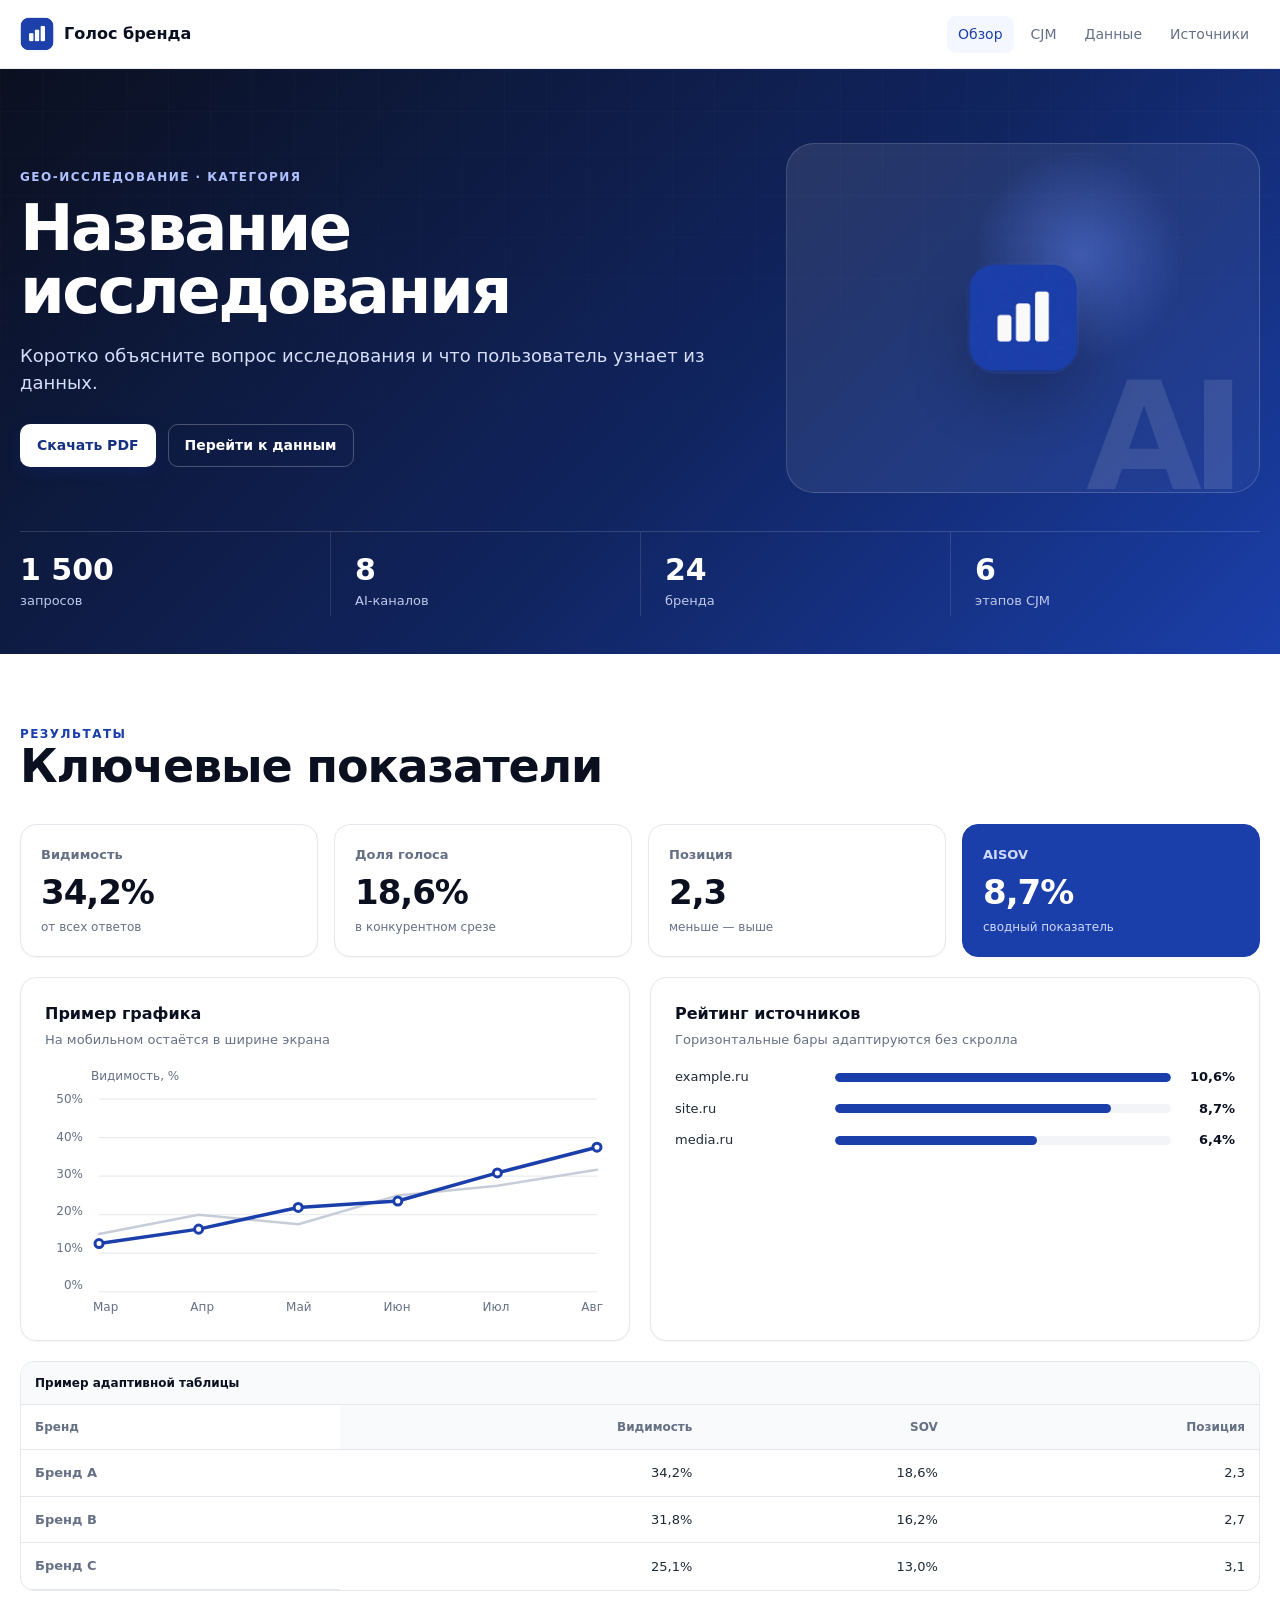
<file: src/ui-kit/research-page-template.html>
<!doctype html>
<html lang="ru">
<head>
<meta charset="utf-8">
<meta name="viewport" content="width=device-width,initial-scale=1">
<title>Название исследования — Голос бренда</title>
<link rel="stylesheet" href="ui-kit.css">
<link rel="stylesheet" href="aisov-icons.css">
</head>
<body data-mobile-handoff="true">
<header class="masthead">
  <div class="wrap masthead__row">
    <a class="brand" href="#"><img src="logo-mark.png" alt=""><span>Голос бренда</span></a>
    <nav class="nav" aria-label="Разделы исследования">
      <a class="is-active" href="#overview">Обзор</a>
      <a href="#cjm">CJM</a>
      <a href="#data">Данные</a>
      <a href="#sources">Источники</a>
    </nav>
  </div>
</header>

<main>
  <section class="research-hero" id="overview">
    <div class="wrap">
      <div class="research-hero__inner">
        <div>
          <div class="eyebrow">GEO-исследование · Категория</div>
          <h1>Название исследования</h1>
          <p>Коротко объясните вопрос исследования и что пользователь узнает из данных.</p>
          <div class="hero-actions">
            <a class="btn btn--primary" style="background:#fff;color:#163182" href="#">Скачать PDF</a>
            <a class="btn btn--secondary" style="background:transparent;color:#fff;border-color:rgba(255,255,255,.25)" href="#data">Перейти к данным</a>
          </div>
        </div>
        <div class="hero-art"><img class="hero-mark" src="logo-mark.png" alt=""></div>
      </div>
      <div class="hero-stats">
        <div class="hero-stat"><strong>1 500</strong><span>запросов</span></div>
        <div class="hero-stat"><strong>8</strong><span>AI-каналов</span></div>
        <div class="hero-stat"><strong>24</strong><span>бренда</span></div>
        <div class="hero-stat"><strong>6</strong><span>этапов CJM</span></div>
      </div>
    </div>
  </section>

  <section class="section section--white" id="data">
    <div class="wrap">
      <div class="section__head">
        <div><div class="eyebrow">Результаты</div><h2 class="h1">Ключевые показатели</h2></div>
      </div>
      <div class="metric-grid">
        <div class="metric card"><div class="metric__label">Видимость</div><div class="metric__value">34,2%</div><div class="metric__foot">от всех ответов</div></div>
        <div class="metric card"><div class="metric__label">Доля голоса</div><div class="metric__value">18,6%</div><div class="metric__foot">в конкурентном срезе</div></div>
        <div class="metric card"><div class="metric__label">Позиция</div><div class="metric__value">2,3</div><div class="metric__foot">меньше — выше</div></div>
        <div class="metric card metric--brand"><div class="metric__label">AISOV</div><div class="metric__value">8,7%</div><div class="metric__foot">сводный показатель</div></div>
      </div>

      <div class="two-col" style="margin-top:20px">
        <div class="card chart-card">
          <div class="chart-title">Пример графика</div>
          <div class="chart-sub">На мобильном остаётся в ширине экрана</div>
          <div class="visibility-chart" style="margin-top:18px">
            <div class="visibility-chart__axis-title">Видимость, %</div>
            <div class="visibility-chart__plot">
              <div class="visibility-chart__y"><span>50%</span><span>40%</span><span>30%</span><span>20%</span><span>10%</span><span>0%</span></div>
              <svg viewBox="0 0 640 250" preserveAspectRatio="none" aria-label="Пример динамики">
                <g class="visibility-chart__grid"><line x1="10" y1="10" x2="630" y2="10"/><line x1="10" y1="58" x2="630" y2="58"/><line x1="10" y1="106" x2="630" y2="106"/><line x1="10" y1="154" x2="630" y2="154"/><line x1="10" y1="202" x2="630" y2="202"/><line x1="10" y1="250" x2="630" y2="250"/></g>
                <polyline class="visibility-chart__median" points="10,178 134,154 258,166 382,130 506,118 630,98"/>
                <polyline class="visibility-chart__brand" points="10,190 134,172 258,145 382,137 506,102 630,70"/>
                <g class="visibility-chart__dots"><circle cx="10" cy="190" r="5"/><circle cx="134" cy="172" r="5"/><circle cx="258" cy="145" r="5"/><circle cx="382" cy="137" r="5"/><circle cx="506" cy="102" r="5"/><circle cx="630" cy="70" r="5"/></g>
              </svg>
              <div class="visibility-chart__x"><span>Мар</span><span>Апр</span><span>Май</span><span>Июн</span><span>Июл</span><span>Авг</span></div>
            </div>
          </div>
        </div>

        <div class="card chart-card">
          <div class="chart-title">Рейтинг источников</div>
          <div class="chart-sub">Горизонтальные бары адаптируются без скролла</div>
          <div class="hbar" style="margin-top:18px"><span class="hbar__label">example.ru</span><span class="hbar__track"><span class="hbar__fill" style="display:block;width:100%"></span></span><span class="hbar__value">10,6%</span></div>
          <div class="hbar"><span class="hbar__label">site.ru</span><span class="hbar__track"><span class="hbar__fill" style="display:block;width:82%"></span></span><span class="hbar__value">8,7%</span></div>
          <div class="hbar"><span class="hbar__label">media.ru</span><span class="hbar__track"><span class="hbar__fill" style="display:block;width:60%"></span></span><span class="hbar__value">6,4%</span></div>
        </div>
      </div>

      <div class="table-wrap" style="margin-top:20px">
        <table class="table">
          <caption>Пример адаптивной таблицы</caption>
          <thead><tr><th scope="col">Бренд</th><th scope="col">Видимость</th><th scope="col">SOV</th><th scope="col">Позиция</th></tr></thead>
          <tbody>
            <tr><th scope="row">Бренд A</th><td>34,2%</td><td>18,6%</td><td>2,3</td></tr>
            <tr><th scope="row">Бренд B</th><td>31,8%</td><td>16,2%</td><td>2,7</td></tr>
            <tr><th scope="row">Бренд C</th><td>25,1%</td><td>13,0%</td><td>3,1</td></tr>
          </tbody>
        </table>
      </div>
    </div>
  </section>
</main>

<aside class="mobile-handoff" id="mobileResearchHandoff" hidden aria-labelledby="mobileResearchHandoffTitle">
  <button class="mobile-handoff__close" id="mobileResearchHandoffClose" type="button" aria-label="Закрыть">×</button>
  <div class="mobile-handoff__title" id="mobileResearchHandoffTitle">Сохраните исследование</div>
  <div class="mobile-handoff__text">Скопируйте ссылку, чтобы сохранить исследование и открыть его позже.</div>
  <div class="mobile-handoff__actions">
    <button class="btn btn--primary" id="copyResearchLink" type="button">Копировать ссылку</button>
  </div>
  <span class="sr-only" id="mobileResearchHandoffStatus" role="status" aria-live="polite"></span>
</aside>

<script src="research-runtime.js"></script>
</body>
</html>
</file>
<file: src/ui-kit/ui-kit.css>
:root{
  --brand-950:#0B173F;--brand-900:#10245F;--brand-800:#163182;--brand-700:#1B3FAA;
  --brand-600:#2450C6;--brand-500:#315FDB;--brand-400:#5D7FE5;--brand-300:#8EA6EE;
  --brand-200:#C3D0F7;--brand-100:#E8EEFF;--brand-50:#F4F7FF;
  --ink:#0B1020;--text:#1F2937;--muted:#667085;--muted-2:#98A2B3;
  --border:#E4E7EC;--surface:#FFFFFF;--surface-2:#F8FAFC;--surface-3:#F2F4F7;
  --success:#16A34A;--warning:#D97706;--danger:#DC2626;--info:#2563EB;
  --chart-1:#1B3FAA;--chart-2:#0F9D9A;--chart-3:#7C3AED;--chart-4:#E58A14;
  --chart-5:#D64545;--chart-6:#2E8B57;--chart-7:#D64D9E;--chart-8:#64748B;
  --shadow-xs:0 1px 2px rgba(16,24,40,.04);
  --shadow-sm:0 2px 8px rgba(16,24,40,.06);
  --shadow-md:0 12px 36px rgba(16,24,40,.09);
  --r-sm:8px;--r-md:12px;--r-lg:16px;--r-xl:24px;--r-pill:999px;
  --container:1280px;--wide:1440px;
  --font:Inter,ui-sans-serif,system-ui,-apple-system,BlinkMacSystemFont,"Segoe UI",sans-serif;
  --type-min:12px;--type-small:14px;--type-body:16px;
}
*{box-sizing:border-box}
html{scroll-behavior:smooth}
body{margin:0;background:var(--surface-2);color:var(--text);font-family:var(--font);font-size:var(--type-body);line-height:1.5}
small{font-size:var(--type-min)}
button,input,select,textarea{font:inherit}
a{color:inherit;text-decoration:none}
img,svg{display:block;max-width:100%}
.wrap{width:min(calc(100% - 40px),var(--wide));margin:0 auto}
.content{width:min(100%,760px)}
.section{padding:72px 0}
.section--white{background:var(--surface)}
.section--soft{background:var(--brand-50)}
.section__head{display:flex;align-items:flex-end;justify-content:space-between;gap:28px;margin-bottom:32px}
.eyebrow{font-size:12px;line-height:16px;text-transform:uppercase;letter-spacing:.12em;font-weight:700;color:var(--brand-700)}
.display{font-size:clamp(42px,6vw,64px);line-height:.98;letter-spacing:-.04em;margin:10px 0 18px;color:var(--ink)}
.h1{font-size:clamp(34px,4vw,46px);line-height:1.08;letter-spacing:-.025em;margin:0;color:var(--ink)}
.h2{font-size:32px;line-height:1.18;letter-spacing:-.02em;margin:0;color:var(--ink)}
.h3{font-size:22px;line-height:1.25;letter-spacing:-.01em;margin:0;color:var(--ink)}
.lead{font-size:18px;line-height:28px;color:var(--muted);max-width:800px;margin:10px 0 0}
.small{font-size:var(--type-small);line-height:20px;color:var(--muted)}
.caption{font-size:var(--type-min);line-height:16px;color:var(--muted);font-weight:500}
.mono{font-variant-numeric:tabular-nums}
.rule{height:1px;background:var(--border);margin:32px 0}

/* Masthead and navigation */
.masthead{position:sticky;top:0;z-index:50;border-bottom:1px solid rgba(228,231,236,.9);background:rgba(255,255,255,.88);backdrop-filter:blur(16px)}
.masthead__row{height:68px;display:flex;align-items:center;justify-content:space-between;gap:24px}
.brand{display:flex;align-items:center;gap:10px;font-weight:750;color:var(--ink)}
.brand img{width:34px;height:34px;border-radius:10px;box-shadow:var(--shadow-xs)}
.nav{display:flex;align-items:center;gap:6px;overflow:auto;scrollbar-width:none}
.nav a{padding:8px 11px;border-radius:9px;font-size:14px;color:var(--muted);white-space:nowrap}
.nav a:hover,.nav a.is-active{background:var(--brand-50);color:var(--brand-700)}

/* Buttons */
.btn{display:inline-flex;align-items:center;justify-content:center;gap:8px;min-height:42px;padding:10px 16px;border-radius:10px;border:1px solid transparent;font-weight:650;font-size:14px;cursor:pointer;transition:.15s ease}
.btn--primary{background:var(--brand-700);color:#fff;box-shadow:0 5px 14px rgba(27,63,170,.18)}
.btn--primary:hover{background:var(--brand-800);transform:translateY(-1px)}
.btn--secondary{background:#fff;border-color:var(--border);color:var(--ink)}
.btn--secondary:hover{border-color:var(--brand-300);color:var(--brand-700)}
.btn--ghost{background:transparent;color:var(--brand-700)}
.btn--danger{background:#FFF1F2;color:#B42318;border-color:#FECDCA}
.btn--sm{min-height:34px;padding:7px 11px;font-size:13px}

/* Cards */
.card{background:var(--surface);border:1px solid var(--border);border-radius:var(--r-lg);box-shadow:var(--shadow-xs)}
.card--raised{box-shadow:var(--shadow-md);border-color:rgba(228,231,236,.8)}
.card__pad{padding:24px}
.card__pad-lg{padding:32px}
.card__head{display:flex;align-items:flex-start;justify-content:space-between;gap:20px;margin-bottom:20px}

/* Hero / report cover */
.research-hero{position:relative;overflow:hidden;background:linear-gradient(135deg,#0B1020 0%,#10245F 56%,#1B3FAA 100%);color:#fff;padding:74px 0 38px}
.research-hero::before{content:"";position:absolute;inset:0;background-image:linear-gradient(rgba(255,255,255,.05) 1px,transparent 1px),linear-gradient(90deg,rgba(255,255,255,.05) 1px,transparent 1px);background-size:42px 42px;mask-image:linear-gradient(to bottom,black,transparent 82%);opacity:.35}
.research-hero__inner{position:relative;display:grid;grid-template-columns:minmax(0,1.2fr) minmax(320px,.8fr);gap:56px;align-items:center}
.research-hero .eyebrow{color:#AFC1FF}
.research-hero h1{font-size:clamp(42px,5vw,68px);line-height:.98;letter-spacing:-.04em;margin:12px 0 20px;color:#fff}
.research-hero p{font-size:18px;color:#D6DEFA;max-width:720px;margin:0 0 28px}
.hero-art{min-height:350px;border-radius:28px;border:1px solid rgba(255,255,255,.16);background:
radial-gradient(circle at 62% 32%,rgba(93,127,229,.50),transparent 28%),
linear-gradient(135deg,rgba(255,255,255,.10),rgba(255,255,255,.03));display:flex;align-items:center;justify-content:center;position:relative;overflow:hidden}
.hero-art::after{content:"AI";font-size:150px;line-height:1;font-weight:800;letter-spacing:-.08em;color:rgba(255,255,255,.11);position:absolute;right:25px;bottom:-20px}
.hero-mark{width:112px;height:112px;border-radius:30px;box-shadow:0 24px 60px rgba(0,0,0,.22)}
.hero-actions{display:flex;flex-wrap:wrap;gap:12px}
.hero-stats{position:relative;margin-top:38px;display:grid;grid-template-columns:repeat(4,1fr);border-top:1px solid rgba(255,255,255,.15)}
.hero-stat{padding:22px 18px 6px 0}
.hero-stat+.hero-stat{padding-left:24px;border-left:1px solid rgba(255,255,255,.12)}
.hero-stat strong{display:block;font-size:30px;line-height:1.05;color:#fff}
.hero-stat span{display:block;margin-top:5px;font-size:13px;color:#BFC9EB}

/* Metrics */
.metric-grid{display:grid;grid-template-columns:repeat(4,1fr);gap:16px}
.metric{padding:20px}
.metric__top{display:flex;align-items:center;justify-content:space-between;gap:12px}
.metric__label{font-size:13px;color:var(--muted);font-weight:600}
.metric__value{font-size:34px;line-height:1.08;letter-spacing:-.03em;font-weight:750;color:var(--ink);margin-top:10px}
.metric__delta{font-size:12px;font-weight:700;padding:4px 7px;border-radius:999px}
.metric__delta.up{color:#067647;background:#ECFDF3}
.metric__delta.down{color:#B42318;background:#FEF3F2}
.metric__foot{font-size:12px;color:var(--muted);margin-top:7px}
.metric--brand{background:var(--brand-700);border-color:var(--brand-700);color:#fff}
.metric--brand .metric__label,.metric--brand .metric__foot{color:#CFD9FF}
.metric--brand .metric__value{color:#fff}

/* Tags and badges */
.tags{display:flex;flex-wrap:wrap;gap:8px}
.tag{display:inline-flex;align-items:center;gap:6px;min-height:28px;padding:5px 9px;border:1px solid var(--border);border-radius:999px;background:#fff;font-size:12px;font-weight:650;color:var(--text)}
.tag--brand{background:var(--brand-50);color:var(--brand-700);border-color:var(--brand-200)}
.tag--success{background:#ECFDF3;color:#067647;border-color:#ABEFC6}
.tag--warning{background:#FFFAEB;color:#B54708;border-color:#FEDF89}
.tag--danger{background:#FEF3F2;color:#B42318;border-color:#FECDCA}
.tag__dot{width:7px;height:7px;border-radius:50%;background:currentColor}

/* Forms / filters */
.filters{display:flex;flex-wrap:wrap;align-items:end;gap:12px}
.field{display:grid;gap:6px;min-width:220px}
.field label{font-size:12px;font-weight:650;color:var(--muted)}
.input,.select{height:42px;border:1px solid var(--border);border-radius:10px;background:#fff;padding:0 12px;color:var(--ink);outline:none}
.input:focus,.select:focus{border-color:var(--brand-400);box-shadow:0 0 0 3px var(--brand-100)}
.segmented{display:inline-flex;padding:3px;background:var(--surface-3);border-radius:11px;border:1px solid var(--border)}
.segmented button{border:0;background:transparent;padding:7px 11px;border-radius:8px;color:var(--muted);font-weight:650;font-size:13px}
.segmented button.is-active{background:#fff;color:var(--brand-700);box-shadow:var(--shadow-xs)}
.chip{border:1px solid var(--border);background:#fff;border-radius:999px;padding:7px 11px;font-size:13px;color:var(--muted);font-weight:600}
.chip.is-active{background:var(--brand-50);border-color:var(--brand-200);color:var(--brand-700)}

/* Data viz */
.chart-card{padding:24px}
.chart-head{display:flex;align-items:flex-start;justify-content:space-between;gap:16px;margin-bottom:20px}
.chart-title{font-weight:700;color:var(--ink)}
.chart-sub{font-size:13px;color:var(--muted);margin-top:4px}
.chart{height:300px;position:relative;padding:12px 8px 28px 44px}
.chart-grid{position:absolute;inset:12px 8px 28px 44px;background:repeating-linear-gradient(to bottom,transparent 0,transparent calc(25% - 1px),var(--border) 25%,transparent calc(25% + 1px))}
.line-svg{position:absolute;inset:10px 6px 26px 40px;width:calc(100% - 46px);height:calc(100% - 36px)}
.legend{display:flex;gap:16px;flex-wrap:wrap;font-size:12px;color:var(--muted)}
.legend span{display:inline-flex;align-items:center;gap:6px}
.legend i{width:9px;height:9px;border-radius:50%}
.hbar{display:grid;grid-template-columns:150px minmax(0,1fr) 54px;gap:10px;align-items:center;margin:12px 0}
.hbar__label{font-size:13px;color:var(--text);overflow:hidden;text-overflow:ellipsis;white-space:nowrap}
.hbar__track{height:9px;border-radius:999px;background:var(--surface-3);overflow:hidden}
.hbar__fill{height:100%;border-radius:999px;background:var(--brand-700)}
.hbar__value{text-align:right;font-size:13px;font-weight:700;color:var(--ink);font-variant-numeric:tabular-nums}
.chart-note{margin-top:16px;padding-top:14px;border-top:1px solid var(--border);font-size:13px;color:var(--muted)}

/* Tables */
.table-wrap{overflow:auto;border:1px solid var(--border);border-radius:14px;background:#fff}
.table{width:100%;border-collapse:separate;border-spacing:0;min-width:820px}
.table th,.table td{padding:13px 14px;border-bottom:1px solid var(--border);font-size:13px;text-align:right;font-variant-numeric:tabular-nums}
.table th{position:sticky;top:0;background:var(--surface-2);z-index:2;color:var(--muted);font-size:12px;font-weight:700}
.table th:first-child,.table td:first-child{text-align:left;position:sticky;left:0;background:inherit}
.table tbody tr:hover{background:var(--brand-50)}
.table tbody tr:last-child td{border-bottom:0}
.rank{display:inline-flex;align-items:center;justify-content:center;width:24px;height:24px;border-radius:7px;background:var(--surface-3);font-weight:700;color:var(--muted);margin-right:8px}
.cell-pos{color:#067647;font-weight:700}.cell-neg{color:#B42318;font-weight:700}
.help{display:inline-flex;align-items:center;justify-content:center;width:18px;height:18px;border-radius:50%;background:var(--brand-50);color:var(--brand-700);font-size:12px;font-weight:800;margin-left:4px}

/* Heatmap */
.heatmap{display:grid;grid-template-columns:160px repeat(6,1fr);gap:4px;min-width:800px}
.heatmap>div{min-height:42px;border-radius:8px;display:flex;align-items:center;justify-content:center;padding:8px;font-size:12px}
.heatmap .hm-head{background:transparent;color:var(--muted);font-weight:700}
.heatmap .hm-label{justify-content:flex-start;background:transparent;color:var(--text);font-weight:650}
.hm-1{background:#F0F4FF;color:#284698}.hm-2{background:#DDE6FF;color:#23439C}.hm-3{background:#BFCFFF;color:#173C9F}.hm-4{background:#7897EE;color:#fff}.hm-5{background:#315FDB;color:#fff}.hm-6{background:#163182;color:#fff}

/* Insight / conclusion / editorial */
.insight{display:grid;grid-template-columns:44px minmax(0,1fr);gap:16px;padding:22px;border-radius:16px;background:var(--brand-50);border:1px solid var(--brand-200)}
.insight__icon{width:44px;height:44px;border-radius:12px;background:var(--brand-700);color:#fff;display:flex;align-items:center;justify-content:center;font-weight:800}
.insight h3{font-size:16px;margin:0 0 5px;color:var(--brand-900)}
.insight p{margin:0;color:#344054}
.insight--warning{background:#FFFAEB;border-color:#FEDF89}
.insight--warning .insight__icon{background:#D97706}
.insight--warning h3{color:#7A2E0E}
.quote{border-left:4px solid var(--brand-700);padding:12px 0 12px 20px;font-size:23px;line-height:1.4;color:var(--ink);font-weight:550;letter-spacing:-.01em}
.quote small{display:block;margin-top:9px;font-size:13px;font-weight:500;color:var(--muted)}
.chapter{display:flex;align-items:center;gap:12px;color:var(--brand-700);font-size:12px;font-weight:800;text-transform:uppercase;letter-spacing:.12em}
.chapter::after{content:"";height:1px;background:var(--brand-200);flex:1}

/* Process */
.flow{display:grid;grid-template-columns:repeat(4,1fr);gap:14px}
.step{position:relative;padding:20px}
.step__no{font-size:12px;font-weight:800;color:var(--brand-700);letter-spacing:.08em}
.step h3{font-size:16px;margin:10px 0 5px;color:var(--ink)}
.step p{font-size:13px;margin:0;color:var(--muted)}
.step:not(:last-child)::after{content:"→";position:absolute;right:-12px;top:50%;z-index:4;color:var(--brand-400);font-weight:800}

/* Compare / action cards */
.compare{display:grid;grid-template-columns:1fr 1fr;gap:16px}
.compare-card{padding:24px}
.compare-card__bar{height:5px;border-radius:999px;margin:-24px -24px 20px;background:var(--border)}
.compare-card.good .compare-card__bar{background:var(--success)}
.compare-card.risk .compare-card__bar{background:var(--danger)}
.action-grid{display:grid;grid-template-columns:repeat(3,1fr);gap:16px}
.action{padding:20px;display:flex;flex-direction:column;gap:12px;min-height:190px}
.action__meta{font-size:12px;text-transform:uppercase;letter-spacing:.08em;color:var(--brand-700);font-weight:800}
.action h3{font-size:17px;line-height:1.3;margin:0;color:var(--ink)}
.action p{font-size:13px;color:var(--muted);margin:0}
.action__foot{margin-top:auto;display:flex;justify-content:space-between;align-items:center;font-size:12px;color:var(--muted)}

/* Accordion / evidence */
.accordion{border:1px solid var(--border);border-radius:14px;overflow:hidden;background:#fff}
.accordion details{border-bottom:1px solid var(--border)}
.accordion details:last-child{border-bottom:0}
.accordion summary{list-style:none;cursor:pointer;padding:16px 18px;display:flex;align-items:center;justify-content:space-between;gap:18px;font-weight:650;color:var(--ink)}
.accordion summary::-webkit-details-marker{display:none}
.accordion summary::after{content:"+";font-size:20px;color:var(--brand-700)}
.accordion details[open] summary::after{content:"−"}
.accordion__body{padding:0 18px 18px;color:var(--muted);font-size:14px}
.answer-highlight{background:var(--brand-50);color:var(--brand-900);border-radius:4px;padding:1px 4px}

/* Source list */
.source-list{display:grid;gap:10px}
.source-row{display:grid;grid-template-columns:minmax(160px,1fr) minmax(180px,2fr) 62px;gap:12px;align-items:center}
.source-row__domain{font-size:13px;font-weight:650;color:var(--ink)}
.source-row__bar{height:8px;background:var(--surface-3);border-radius:999px;overflow:hidden}
.source-row__bar i{display:block;height:100%;background:var(--brand-500);border-radius:999px}
.source-row__value{text-align:right;font-size:13px;font-weight:700;color:var(--ink)}

/* Dark utility block */
.dark-panel{background:#0B1020;color:#fff;border-radius:24px;padding:32px;position:relative;overflow:hidden}
.dark-panel::before{content:"";position:absolute;right:-100px;top:-150px;width:360px;height:360px;background:radial-gradient(circle,rgba(49,95,219,.5),transparent 65%)}
.dark-panel>*{position:relative}
.dark-panel .h2,.dark-panel .h3{color:#fff}
.dark-panel .lead,.dark-panel .small{color:#C4CCDD}

/* Showcase */
.kit-hero{background:#fff;padding:72px 0 50px;border-bottom:1px solid var(--border)}
.kit-hero__row{display:grid;grid-template-columns:1fr 420px;gap:48px;align-items:center}
.kit-hero__card{padding:26px;background:linear-gradient(135deg,var(--brand-50),#fff);border:1px solid var(--brand-200);border-radius:24px}
.swatches{display:grid;grid-template-columns:repeat(6,1fr);gap:8px}
.swatch{height:72px;border-radius:10px;padding:8px;display:flex;align-items:flex-end;font-size:12px;font-weight:700}
.component-title{font-size:13px;text-transform:uppercase;letter-spacing:.1em;color:var(--muted);font-weight:800;margin:0 0 14px}
.example-stack{display:grid;gap:18px}
.two-col{display:grid;grid-template-columns:1fr 1fr;gap:20px}
.three-col{display:grid;grid-template-columns:repeat(3,1fr);gap:20px}
.code-note{margin-top:12px;font-size:12px;color:var(--muted);font-family:ui-monospace,SFMono-Regular,Menlo,monospace}
.footer{padding:36px 0;color:var(--muted);font-size:13px;border-top:1px solid var(--border);background:#fff}
.footer__row{display:flex;align-items:center;justify-content:space-between;gap:18px}

/* Responsive */
@media(max-width:1050px){
  .research-hero__inner,.kit-hero__row{grid-template-columns:1fr}
  .hero-art{min-height:250px}
  .metric-grid{grid-template-columns:repeat(2,1fr)}
  .action-grid{grid-template-columns:1fr 1fr}
  .flow{grid-template-columns:1fr 1fr}
  .step:nth-child(2)::after{display:none}
}
@media(max-width:720px){
  .wrap{width:min(calc(100% - 28px),var(--wide))}
  .section{padding:48px 0}
  .nav{display:none}
  .section__head{align-items:flex-start;flex-direction:column}
  .research-hero{padding-top:50px}
  .hero-stats{grid-template-columns:1fr 1fr}
  .hero-stat:nth-child(3){border-left:0;padding-left:0}
  .metric-grid,.two-col,.three-col,.compare,.action-grid,.flow{grid-template-columns:1fr}
  .step::after{display:none!important}
  .hero-actions{display:grid}
  .filters{display:grid}
  .field{min-width:0}
  .swatches{grid-template-columns:repeat(3,1fr)}
}


/* =========================================================
   V2 — CJM-first research system
   ========================================================= */
.method-engine{
  border:1px solid var(--border);
  border-radius:24px;
  background:#fff;
  overflow:hidden;
  box-shadow:var(--shadow-sm);
}
.method-engine__intro{
  padding:26px 28px 22px;
  display:flex;align-items:flex-start;justify-content:space-between;gap:24px;
  border-bottom:1px solid var(--border);
  background:linear-gradient(180deg,#fff,var(--brand-50));
}
.method-engine__intro h3{font-size:24px;line-height:1.2;margin:4px 0 6px;color:var(--ink)}
.method-engine__intro p{margin:0;max-width:760px;color:var(--muted);font-size:14px}
.method-engine__badge{
  white-space:nowrap;display:inline-flex;align-items:center;gap:7px;
  padding:7px 10px;border-radius:999px;background:var(--brand-700);color:#fff;
  font-size:12px;font-weight:800;letter-spacing:.04em
}
.method-engine__grid{
  display:grid;
  grid-template-columns:220px minmax(0,1fr) 235px;
  min-height:360px;
}
.method-side{
  padding:22px;
  background:var(--surface-2);
}
.method-side--right{border-left:1px solid var(--border)}
.method-side--left{border-right:1px solid var(--border)}
.method-side__label{
  display:flex;align-items:center;gap:8px;font-size:12px;font-weight:800;
  color:var(--brand-700);text-transform:uppercase;letter-spacing:.08em;margin-bottom:14px
}
.method-source{
  display:flex;gap:10px;align-items:flex-start;padding:11px 0;border-bottom:1px solid var(--border)
}
.method-source:last-child{border-bottom:0}
.method-source__icon{
  width:32px;height:32px;border-radius:9px;background:#fff;border:1px solid var(--border);
  display:flex;align-items:center;justify-content:center;color:var(--brand-700);flex:0 0 auto
}
.method-source b{display:block;font-size:13px;color:var(--ink)}
.method-source small{display:block;font-size:12px;line-height:1.4;color:var(--muted);margin-top:2px}
.method-core{
  padding:24px 24px 22px;
  background:
    radial-gradient(circle at 50% 0%,rgba(49,95,219,.08),transparent 34%),
    #fff;
}
.method-core__label{
  display:flex;align-items:center;justify-content:space-between;gap:16px;margin-bottom:16px
}
.method-core__label strong{font-size:15px;color:var(--brand-900)}
.method-core__label span{font-size:12px;color:var(--muted)}
.method-journey{
  display:grid;grid-template-columns:repeat(6,1fr);gap:8px;position:relative;margin-bottom:18px
}
.method-journey::before{
  content:"";position:absolute;left:7%;right:7%;top:27px;height:2px;background:var(--brand-200);z-index:0
}
.method-stage{
  position:relative;z-index:1;min-width:0;text-align:center
}
.method-stage__icon{
  width:54px;height:54px;margin:0 auto 9px;border-radius:16px;
  border:1px solid var(--brand-200);background:#fff;color:var(--brand-700);
  display:flex;align-items:center;justify-content:center;box-shadow:0 4px 14px rgba(27,63,170,.06)
}
.method-stage b{display:block;font-size:12px;color:var(--ink);line-height:1.25}
.method-stage small{display:block;font-size:12px;line-height:1.25;color:var(--muted);margin-top:3px}
.method-stage.is-key .method-stage__icon{background:var(--brand-700);color:#fff;border-color:var(--brand-700);box-shadow:0 8px 24px rgba(27,63,170,.18)}
.method-stage.is-key b{color:var(--brand-700)}
.method-lens{
  border:1px solid var(--brand-200);border-radius:16px;background:var(--brand-50);padding:16px 18px;
  display:grid;grid-template-columns:1fr 1fr;gap:12px 18px
}
.method-lens__head{grid-column:1/-1;display:flex;align-items:center;justify-content:space-between;gap:12px}
.method-lens__head strong{font-size:13px;color:var(--brand-900)}
.method-lens__head span{font-size:12px;color:var(--brand-700);font-weight:700}
.method-lens__item{display:flex;gap:8px;align-items:flex-start}
.method-lens__item .a-icon{color:var(--brand-700);width:17px;height:17px;margin-top:1px}
.method-lens__item b{display:block;font-size:12px;color:var(--ink)}
.method-lens__item small{display:block;font-size:12px;color:var(--muted);line-height:1.35;margin-top:2px}
.method-output{
  padding:22px 28px;border-top:1px solid var(--border);background:#fff;
  display:grid;grid-template-columns:190px minmax(0,1fr);gap:22px;align-items:center
}
.method-output__title{font-size:13px;font-weight:800;color:var(--ink)}
.method-output__title small{display:block;color:var(--muted);font-weight:500;margin-top:3px}
.method-output__rail{display:flex;align-items:center;gap:8px;flex-wrap:wrap}
.method-output__rail .tag{background:var(--surface-2)}
.method-arrow{color:var(--brand-400);font-weight:800}

/* CJM component family */
.cjm-principle{
  padding:22px 24px;border-radius:18px;background:#0B1020;color:#fff;
  display:grid;grid-template-columns:minmax(0,1.2fr) minmax(300px,.8fr);gap:28px;align-items:center;
  position:relative;overflow:hidden
}
.cjm-principle::after{
  content:"CJM";position:absolute;right:-12px;bottom:-45px;font-size:150px;font-weight:900;
  color:rgba(255,255,255,.045);letter-spacing:-.08em
}
.cjm-principle>*{position:relative;z-index:1}
.cjm-principle h3{font-size:26px;line-height:1.15;margin:8px 0;color:#fff}
.cjm-principle p{font-size:14px;line-height:1.55;color:#C4CCDD;margin:0}
.cjm-principle__rule{border-left:1px solid rgba(255,255,255,.14);padding-left:24px}
.cjm-principle__rule b{display:block;color:#fff;font-size:12px;margin-bottom:8px}
.cjm-principle__rule span{display:block;font-size:12px;color:#C4CCDD;margin:6px 0}

.cjm-map-card{padding:24px;overflow:hidden}
.cjm-map-card__head{display:flex;align-items:flex-start;justify-content:space-between;gap:18px;margin-bottom:20px}
.cjm-map-card__head h3{font-size:19px;margin:0;color:var(--ink)}
.cjm-map-card__head p{font-size:12px;color:var(--muted);margin:4px 0 0;max-width:700px}
.cjm-stage-rail{display:grid;grid-template-columns:repeat(6,1fr);gap:8px}
.cjm-stage-card{
  min-width:0;border:1px solid var(--border);border-radius:14px;background:#fff;padding:14px 12px;
  position:relative
}
.cjm-stage-card::after{
  content:"";position:absolute;top:31px;right:-9px;width:9px;height:1px;background:var(--brand-200)
}
.cjm-stage-card:last-child::after{display:none}
.cjm-stage-card__top{display:flex;align-items:center;justify-content:space-between;gap:6px;margin-bottom:10px}
.cjm-stage-card__no{font-size:12px;font-weight:900;color:var(--brand-700)}
.cjm-stage-card__icon{
  width:30px;height:30px;border-radius:9px;background:var(--brand-50);color:var(--brand-700);
  display:flex;align-items:center;justify-content:center
}
.cjm-stage-card h4{font-size:12px;line-height:1.25;margin:0 0 7px;color:var(--ink);min-height:30px}
.cjm-stage-card p{font-size:12px;line-height:1.4;color:var(--muted);margin:0}
.cjm-stage-card .cjm-q{margin-top:9px;padding-top:8px;border-top:1px solid var(--border);color:var(--brand-800);font-size:12px;font-weight:650}

.cjm-layers{overflow:auto;border:1px solid var(--border);border-radius:16px;background:#fff}
.cjm-layer-row{display:grid;grid-template-columns:145px repeat(6,minmax(120px,1fr));min-width:930px;border-bottom:1px solid var(--border)}
.cjm-layer-row:last-child{border-bottom:0}
.cjm-layer-row>div{padding:11px 10px;border-right:1px solid var(--border);font-size:12px;line-height:1.35}
.cjm-layer-row>div:last-child{border-right:0}
.cjm-layer-row .cjm-layer-label{font-size:12px;font-weight:800;color:var(--brand-800);background:var(--brand-50)}
.cjm-layer-row--head>div{background:var(--surface-2);font-weight:750;color:var(--ink);font-size:12px}
.cjm-layer-row--head .cjm-layer-label{background:var(--brand-700);color:#fff}

.cjm-funnel-card{padding:24px}
.cjm-funnel__legend{display:flex;gap:14px;flex-wrap:wrap;margin-bottom:16px;font-size:12px;color:var(--muted)}
.cjm-funnel__legend span{display:flex;align-items:center;gap:6px}
.cjm-funnel__legend i{width:10px;height:10px;border-radius:3px}
.cjm-funnel{display:grid;gap:8px}
.cjm-funnel__stage{
  display:grid;grid-template-columns:42px 155px minmax(220px,1fr) 84px;gap:10px;align-items:center
}
.cjm-funnel__num{
  width:30px;height:30px;border-radius:50%;background:var(--brand-50);color:var(--brand-700);
  display:flex;align-items:center;justify-content:center;font-size:12px;font-weight:900
}
.cjm-funnel__name{font-size:12px;font-weight:700;color:var(--ink)}
.cjm-funnel__bars{display:grid;gap:4px}
.cjm-funnel__track{height:13px;border-radius:4px;background:var(--surface-3);overflow:hidden}
.cjm-funnel__track i{display:block;height:100%;border-radius:4px}
.cjm-funnel__track--leader i{background:#C6CDD8}
.cjm-funnel__track--brand i{background:linear-gradient(90deg,var(--brand-700),var(--brand-500))}
.cjm-funnel__value{text-align:right;font-variant-numeric:tabular-nums}
.cjm-funnel__value b{display:block;font-size:13px;color:var(--brand-700)}
.cjm-funnel__value small{display:block;font-size:12px;color:var(--muted)}
.cjm-funnel__connector{height:6px;width:1px;background:var(--brand-200);margin-left:15px}

.cjm-mini-grid{display:grid;grid-template-columns:1fr 1fr;gap:16px}
.cjm-coverage{padding:22px}
.cjm-coverage__bar{display:flex;height:24px;border-radius:7px;overflow:hidden;background:var(--surface-3);margin:14px 0 10px}
.cjm-coverage__bar span{display:block;height:100%;border-right:2px solid #fff}
.cjm-coverage__bar span:nth-child(1){background:#DDE6FF}
.cjm-coverage__bar span:nth-child(2){background:#BFCFFF}
.cjm-coverage__bar span:nth-child(3){background:#8EA6EE}
.cjm-coverage__bar span:nth-child(4){background:#5D7FE5}
.cjm-coverage__bar span:nth-child(5){background:#315FDB}
.cjm-coverage__bar span:nth-child(6){background:#163182}
.cjm-coverage__legend{display:grid;grid-template-columns:repeat(2,1fr);gap:6px 12px}
.cjm-coverage__legend div{display:flex;align-items:center;justify-content:space-between;gap:8px;font-size:12px;color:var(--muted)}
.cjm-coverage__legend b{color:var(--ink)}
.cjm-matrix{padding:22px}
.cjm-matrix__grid{display:grid;grid-template-columns:100px repeat(5,1fr);gap:4px;margin-top:14px}
.cjm-matrix__grid div{min-height:32px;border-radius:6px;display:flex;align-items:center;justify-content:center;font-size:12px;font-weight:700}
.cjm-matrix__label{justify-content:flex-start!important;color:var(--text);font-weight:650!important}
.cjm-matrix__head{color:var(--muted);font-weight:700!important}
.cjm-matrix__low{background:#F1F4FB;color:#50617C}
.cjm-matrix__mid{background:#BFCFFF;color:#173C9F}
.cjm-matrix__high{background:#315FDB;color:#fff}

/* AI platform chips */
.ai-chip-row{display:flex;flex-wrap:wrap;gap:8px}
.ai-chip{
  display:inline-flex;align-items:center;gap:7px;padding:7px 10px;border:1px solid var(--border);
  border-radius:999px;background:#fff;font-size:12px;font-weight:650;color:var(--text)
}
.ai-chip img{width:18px;height:18px;object-fit:contain}

/* Icon gallery */
.icon-grid{display:grid;grid-template-columns:repeat(auto-fill,minmax(108px,1fr));gap:10px}
.icon-item{
  min-height:96px;border:1px solid var(--border);background:#fff;border-radius:12px;padding:13px 8px;
  display:flex;flex-direction:column;align-items:center;justify-content:center;gap:9px;cursor:pointer;
  transition:.15s ease
}
.icon-item:hover{border-color:var(--brand-300);background:var(--brand-50);transform:translateY(-1px)}
.icon-item .a-icon{color:var(--brand-700)}
.icon-item span:last-child{font-size:12px;color:var(--muted);text-align:center;word-break:break-word}
.ai-icon-grid{display:grid;grid-template-columns:repeat(auto-fill,minmax(145px,1fr));gap:10px}
.ai-icon-item{
  border:1px solid var(--border);background:#fff;border-radius:12px;padding:14px;
  display:flex;align-items:center;gap:10px;cursor:pointer
}
.ai-icon-item:hover{background:var(--brand-50);border-color:var(--brand-300)}
.ai-icon-item img{width:28px;height:28px;object-fit:contain}
.ai-icon-item div{font-size:12px;font-weight:650;color:var(--ink)}
.ai-icon-item small{display:block;font-size:12px;color:var(--muted);font-weight:500;margin-top:2px}
.copy-toast{
  position:fixed;left:50%;bottom:24px;transform:translateX(-50%) translateY(10px);
  background:#0B1020;color:#fff;padding:9px 13px;border-radius:9px;font-size:12px;
  opacity:0;pointer-events:none;transition:.18s;z-index:999
}
.copy-toast.is-visible{opacity:1;transform:translateX(-50%) translateY(0)}

@media(max-width:1100px){
  .method-engine__grid{grid-template-columns:190px 1fr}
  .method-side--right{grid-column:1/-1;border-left:0;border-top:1px solid var(--border);display:grid;grid-template-columns:repeat(3,1fr);gap:14px}
  .method-side--right .method-side__label{grid-column:1/-1}
  .method-side--right .method-source{border-bottom:0}
  .method-journey,.cjm-stage-rail{grid-template-columns:repeat(3,1fr)}
  .method-journey::before{display:none}
  .cjm-stage-card::after{display:none}
}
@media(max-width:760px){
  .method-engine__intro{flex-direction:column}
  .method-engine__grid{grid-template-columns:1fr}
  .method-side--left{border-right:0;border-bottom:1px solid var(--border)}
  .method-side--right{display:block}
  .method-core{padding:18px}
  .method-journey,.cjm-stage-rail{grid-template-columns:repeat(2,1fr)}
  .method-lens{grid-template-columns:1fr}
  .method-lens__head{grid-column:auto}
  .method-output{grid-template-columns:1fr}
  .cjm-principle{grid-template-columns:1fr}
  .cjm-principle__rule{border-left:0;border-top:1px solid rgba(255,255,255,.14);padding:18px 0 0}
  .cjm-funnel__stage{grid-template-columns:34px 115px minmax(150px,1fr) 65px;min-width:600px}
  .cjm-funnel-card{overflow:auto}
  .cjm-mini-grid{grid-template-columns:1fr}
}


/* =========================================================
   V2.1 — readability fixes
   ========================================================= */

/* CJM layerboard */
.cjm-layerboard{padding:24px;overflow:hidden}
.cjm-layerboard__head{display:flex;justify-content:space-between;gap:24px;align-items:flex-start;margin-bottom:20px}
.cjm-layerboard__head h3{font-size:19px;color:var(--ink);margin:0}
.cjm-layerboard__head p{font-size:12px;line-height:1.5;color:var(--muted);max-width:720px;margin:5px 0 0}
.cjm-layerboard__legend{display:flex;flex-wrap:wrap;justify-content:flex-end;gap:7px}
.cjm-layerboard__legend span{display:inline-flex;align-items:center;gap:5px;font-size:12px;color:var(--muted);white-space:nowrap}
.cjm-layerboard__legend .a-icon{color:var(--brand-700)}
.cjm-layerboard__rail{display:grid;grid-template-columns:repeat(6,minmax(165px,1fr));gap:10px;overflow:auto;padding-bottom:3px}
.cjm-layer-stage{border:1px solid var(--border);border-radius:14px;background:var(--surface-2);padding:13px;min-width:165px}
.cjm-layer-stage.is-accent{border-color:var(--brand-300);background:linear-gradient(180deg,var(--brand-50),#fff)}
.cjm-layer-stage__cap{display:flex;align-items:center;gap:8px;padding-bottom:10px;margin-bottom:8px;border-bottom:1px solid var(--border)}
.cjm-layer-stage__cap span{display:flex;align-items:center;justify-content:center;width:24px;height:24px;border-radius:7px;background:var(--brand-700);color:#fff;font-size:12px;font-weight:900}
.cjm-layer-stage__cap b{font-size:12px;color:var(--ink)}
.cjm-layer-stage__item{display:flex;gap:7px;align-items:flex-start;padding:7px 0}
.cjm-layer-stage__item .a-icon{width:15px;height:15px;color:var(--brand-600);margin-top:1px}
.cjm-layer-stage__item small{display:block;font-size:12px;text-transform:uppercase;letter-spacing:.05em;color:var(--muted);font-weight:700}
.cjm-layer-stage__item strong{display:block;font-size:12px;line-height:1.25;color:var(--ink);margin-top:1px}
.cjm-layer-stage__signal{margin-top:8px;padding:8px 9px;border-radius:9px;background:#fff;border:1px solid var(--border)}
.cjm-layer-stage__signal span{display:block;font-size:12px;text-transform:uppercase;color:var(--brand-700);font-weight:800;letter-spacing:.05em}
.cjm-layer-stage__signal b{display:block;font-size:12px;color:var(--ink);margin-top:2px}

/* CJM benchmark with explicit leader identity */
.cjm-benchmark-head{display:grid;grid-template-columns:38px 185px minmax(300px,1fr) 110px;gap:12px;padding:0 10px 8px;font-size:12px;text-transform:uppercase;letter-spacing:.06em;color:var(--muted);font-weight:800}
.cjm-benchmark-head__bars{display:flex;justify-content:space-between;padding:0 8px}
.cjm-benchmark{display:grid;gap:0;border-top:1px solid var(--border)}
.cjm-benchmark__row{display:grid;grid-template-columns:38px 185px minmax(300px,1fr) 110px;gap:12px;align-items:center;padding:14px 10px;border-bottom:1px solid var(--border)}
.cjm-benchmark__row:last-child{border-bottom:0}
.cjm-benchmark__num{width:28px;height:28px;border-radius:50%;background:var(--brand-700);color:#fff;display:flex;align-items:center;justify-content:center;font-size:12px;font-weight:900}
.cjm-benchmark__stage b{display:block;font-size:12px;color:var(--ink)}
.cjm-benchmark__stage small{display:block;font-size:12px;color:var(--muted);margin-top:2px}
.cjm-benchmark__visual{display:grid;gap:5px}
.cjm-benchmark__barrow{display:grid;grid-template-columns:88px minmax(100px,1fr) 48px;gap:8px;align-items:center}
.cjm-benchmark__label{font-size:12px;color:var(--brand-700);font-weight:750;overflow:hidden;text-overflow:ellipsis;white-space:nowrap}
.cjm-benchmark__barrow.leader .cjm-benchmark__label{color:var(--muted)}
.cjm-benchmark__track{height:13px;border-radius:5px;background:var(--surface-3);overflow:hidden}
.cjm-benchmark__track i{display:block;height:100%;border-radius:5px}
.cjm-benchmark__track i.brand{background:linear-gradient(90deg,var(--brand-700),var(--brand-500))}
.cjm-benchmark__track i.leader{background:#C6CDD8}
.cjm-benchmark__barrow>b{font-size:12px;text-align:right;color:var(--ink);font-variant-numeric:tabular-nums}
.cjm-benchmark__result{text-align:right}
.cjm-benchmark__result strong{display:block;font-size:12px;color:var(--ink)}
.cjm-benchmark__result .down{display:block;font-size:13px;font-weight:900;color:#B42318;margin-top:1px}
.cjm-benchmark__result small{display:block;font-size:12px;color:var(--muted);margin-top:2px}

/* Prompt coverage v2 */
.cjm-coverage-v2{padding:22px}
.cjm-prompt-bars{display:grid;gap:9px;margin-top:16px}
.cjm-prompt-row{display:grid;grid-template-columns:120px minmax(120px,1fr) 72px;gap:10px;align-items:center}
.cjm-prompt-row__stage{display:flex;align-items:center;gap:8px;min-width:0}
.cjm-prompt-row__stage span{width:23px;height:23px;border-radius:7px;background:var(--brand-50);color:var(--brand-700);display:flex;align-items:center;justify-content:center;font-size:12px;font-weight:900;flex:0 0 auto}
.cjm-prompt-row__stage b{font-size:12px;line-height:1.25;color:var(--ink);overflow-wrap:anywhere}
.cjm-prompt-row__track{height:14px;background:var(--surface-3);border-radius:5px;overflow:hidden}
.cjm-prompt-row__track i{display:block;height:100%;background:var(--brand-300);border-radius:5px}
.cjm-prompt-row.is-max .cjm-prompt-row__track i{background:linear-gradient(90deg,var(--brand-700),var(--brand-500))}
.cjm-prompt-row.is-max .cjm-prompt-row__stage span{background:var(--brand-700);color:#fff}
.cjm-prompt-row__value{display:flex;align-items:baseline;justify-content:flex-end;gap:5px;font-variant-numeric:tabular-nums}
.cjm-prompt-row__value b{font-size:12px;color:var(--ink)}
.cjm-prompt-row__value span{font-size:12px;color:var(--muted)}
.cjm-prompt-summary{display:flex;flex-wrap:wrap;gap:8px;margin-top:15px;padding-top:12px;border-top:1px solid var(--border)}
.cjm-prompt-summary span{padding:6px 8px;border-radius:8px;background:var(--brand-50);font-size:12px;color:var(--muted)}
.cjm-prompt-summary b{color:var(--brand-800)}

/* Visibility line chart */
.visibility-chart{width:100%}
.visibility-chart__plot{display:grid;grid-template-columns:38px minmax(0,1fr);grid-template-rows:240px 24px;column-gap:8px;min-height:0}
.visibility-chart__y{grid-column:1;grid-row:1;display:flex;flex-direction:column;justify-content:space-between;align-items:flex-end;padding:2px 0 1px}
.visibility-chart__y span{font-size:12px;color:var(--muted);line-height:1}
.visibility-chart svg{grid-column:2;grid-row:1;width:100%;height:240px;overflow:visible}
.visibility-chart__grid line{stroke:var(--border);stroke-width:1;vector-effect:non-scaling-stroke}
.visibility-chart__median,.visibility-chart__brand{fill:none;vector-effect:non-scaling-stroke;stroke-linecap:round;stroke-linejoin:round}
.visibility-chart__median{stroke:#C6CDD8;stroke-width:2.5}
.visibility-chart__brand{stroke:var(--brand-700);stroke-width:3.5}
.visibility-chart__dots circle{fill:#fff;stroke:var(--brand-700);stroke-width:3;vector-effect:non-scaling-stroke}
.visibility-chart__labels text{font-size:12px;font-weight:800;fill:var(--brand-700)}
.visibility-chart__x{grid-column:2;grid-row:2;display:flex;justify-content:space-between;align-items:end;padding:0 2px}
.visibility-chart__x span{font-size:12px;color:var(--muted)}

@media(max-width:900px){
  .cjm-benchmark-head{display:none}
  .cjm-benchmark__row{grid-template-columns:32px 135px minmax(260px,1fr) 90px;min-width:650px}
  .cjm-funnel-card{overflow:auto}
}
@media(max-width:720px){
  .cjm-layerboard__head{flex-direction:column}
  .cjm-layerboard__legend{justify-content:flex-start}
  .cjm-prompt-row{grid-template-columns:105px minmax(100px,1fr) 58px}
}


/* =========================================================
   V2.2 — frontend-design pass for tables, charts and schemes
   Palette, typography tokens and global component style are unchanged.
   ========================================================= */
.sr-only{position:absolute!important;width:1px!important;height:1px!important;padding:0!important;margin:-1px!important;overflow:hidden!important;clip:rect(0,0,0,0)!important;white-space:nowrap!important;border:0!important}

/* Methodology: sequence semantics */
.method-journey{list-style:none;margin:0;padding:0}
.method-stage{list-style:none}

/* Table readability */
.table caption{caption-side:top;text-align:left;padding:12px 14px;border-bottom:1px solid var(--border);font-size:12px;font-weight:700;color:var(--ink);background:var(--surface-2)}
.table tbody th{padding:13px 14px;border-bottom:1px solid var(--border);font-size:13px;text-align:left;font-weight:650;position:sticky;left:0;background:#fff;white-space:nowrap}
.table tbody tr:hover th{background:var(--brand-50)}
.table__row--source th,.table__row--source td{background:var(--surface-2)}
.table abbr{text-decoration:none;border-bottom:1px dotted var(--muted);cursor:help}
.table-wrap:focus-visible,.heatmap-table-wrap:focus-visible{outline:2px solid var(--brand-500);outline-offset:3px}

/* Heatmaps as semantic tables */
.heatmap-card{overflow:hidden}
.heatmap-table-wrap{overflow:auto;border-radius:10px}
.heatmap-table{width:100%;border-collapse:separate;border-spacing:4px;min-width:780px}
.heatmap-table th,.heatmap-table td{padding:10px 9px;text-align:center;font-size:12px;border-radius:8px;font-variant-numeric:tabular-nums}
.heatmap-table thead th{color:var(--muted);font-weight:700;background:transparent;white-space:nowrap}
.heatmap-table thead th:first-child,.heatmap-table tbody th{text-align:left}
.heatmap-table tbody th{color:var(--ink);font-weight:700;background:transparent;white-space:nowrap;position:sticky;left:0;z-index:1}
.heatmap-table--compact{min-width:620px}
.heatmap-table--compact th,.heatmap-table--compact td{padding:8px 7px;font-size:12px}
.heatmap-scale{display:flex;align-items:center;justify-content:flex-end;gap:4px;margin-top:12px;font-size:12px;color:var(--muted)}
.heatmap-scale i{width:22px;height:8px;border-radius:3px;display:block}

/* Line chart: proper plot frame + direct series summary */
.visibility-chart__axis-title{font-size:12px;color:var(--muted);margin:0 0 6px 46px}
.visibility-chart__plot{grid-template-rows:auto 24px}
.visibility-chart svg{width:100%;height:auto;aspect-ratio:640/250;overflow:visible}
.visibility-chart__series{display:flex;align-items:center;gap:18px;flex-wrap:wrap;margin-top:12px;padding-top:12px;border-top:1px solid var(--border)}
.visibility-chart__series span{display:grid;grid-template-columns:9px auto auto;align-items:center;gap:6px;font-size:12px;color:var(--muted)}
.visibility-chart__series i{width:9px;height:9px;border-radius:50%;display:block}
.visibility-chart__series b{font-weight:650;color:var(--text)}
.visibility-chart__series strong{font-size:12px;color:var(--ink);font-variant-numeric:tabular-nums}

/* CJM benchmark: clearer comparison target */
.cjm-benchmark__result small{line-height:1.25}
.cjm-benchmark__barrow>b{font-variant-numeric:tabular-nums}
.cjm-benchmark__visual{min-width:0}

/* Data states */
.data-state-grid{display:grid;grid-template-columns:repeat(3,1fr);gap:12px}
.data-state{padding:18px;display:flex;align-items:flex-start;gap:12px;min-height:94px}
.data-state .a-icon{margin-top:1px}
.data-state b{display:block;font-size:12px;color:var(--ink)}
.data-state small{display:block;font-size:12px;line-height:1.45;color:var(--muted);margin-top:4px}

@media(max-width:760px){
  .data-state-grid{grid-template-columns:1fr}
  .visibility-chart__series{gap:10px}
  .visibility-chart__axis-title{margin-left:42px}
}


/* =========================================================
   V2.3 — adaptive public research pages
   Keeps existing colors/type/style; changes responsive behavior only.
   ========================================================= */

html,body{max-width:100%;overflow-x:clip}

/* Responsive showcase */
.responsive-rules{display:grid;grid-template-columns:repeat(3,1fr);gap:12px;margin-bottom:24px}
.responsive-rule{padding:18px;display:flex;gap:14px;align-items:flex-start}
.responsive-rule__value{min-width:72px;font-size:13px;font-weight:800;color:var(--brand-700);font-variant-numeric:tabular-nums}
.responsive-rule b{display:block;font-size:13px;color:var(--ink)}
.responsive-rule small{display:block;margin-top:4px;font-size:12px;line-height:1.45;color:var(--muted)}

.responsive-showcase{display:grid;grid-template-columns:minmax(0,1.45fr) minmax(310px,.55fr);gap:18px}
.responsive-device{padding:20px;min-width:0}
.responsive-device__head{display:flex;align-items:center;justify-content:space-between;gap:12px;margin-bottom:14px}
.responsive-device__head b{display:block;font-size:13px;color:var(--ink)}
.responsive-device__head small{display:block;font-size:12px;color:var(--muted);margin-top:1px}
.responsive-device__note{font-size:12px;line-height:1.4;color:var(--muted);margin:12px 0 0}

.desktop-mock{border:1px solid var(--border);border-radius:14px;background:var(--surface-2);overflow:hidden;aspect-ratio:16/9;padding:12px;display:grid;grid-template-rows:18px 1.3fr .55fr 1fr;gap:9px}
.desktop-mock__top{display:flex;gap:5px;align-items:center}
.desktop-mock__top span{width:7px;height:7px;border-radius:50%;background:var(--brand-200)}
.desktop-mock__hero{display:grid;grid-template-columns:1.25fr .75fr;gap:10px;background:#fff;border:1px solid var(--border);border-radius:10px;padding:12px}
.desktop-mock__hero>div:first-child{display:grid;align-content:center;gap:7px}
.desktop-mock__hero i{display:block;height:7px;border-radius:999px;background:var(--brand-100)}
.desktop-mock__hero i:nth-child(1){width:62%;height:13px;background:var(--brand-700)}
.desktop-mock__hero i:nth-child(2){width:86%}
.desktop-mock__hero i:nth-child(3){width:72%}
.desktop-mock__art{border-radius:9px;background:linear-gradient(135deg,var(--brand-900),var(--brand-600))}
.desktop-mock__kpis{display:grid;grid-template-columns:repeat(4,1fr);gap:7px}
.desktop-mock__kpis span{background:#fff;border:1px solid var(--border);border-radius:8px}
.desktop-mock__content{display:grid;grid-template-columns:1.2fr .8fr;gap:8px}
.desktop-mock__chart,.desktop-mock__table{background:#fff;border:1px solid var(--border);border-radius:8px}
.desktop-mock__chart{background:
  linear-gradient(to top,transparent 24%,var(--border) 25%,transparent 26%,transparent 49%,var(--border) 50%,transparent 51%,transparent 74%,var(--border) 75%,transparent 76%),
  #fff}
.desktop-mock__table{background:repeating-linear-gradient(to bottom,#fff 0,#fff 15%,var(--border) 15%,var(--border) 16%)}

.phone-shell{width:min(100%,300px);margin:0 auto;border:1px solid var(--border);border-radius:28px;padding:8px;background:#0B1020;box-shadow:var(--shadow-sm)}
.phone-shell__screen{height:500px;border-radius:21px;background:var(--surface-2);overflow:hidden;position:relative;padding:12px}
.phone-mock__top{display:grid;grid-template-columns:22px 1fr 22px;align-items:center;height:34px;color:var(--ink)}
.phone-mock__top span{width:20px;height:20px;border-radius:6px;background:var(--brand-700)}
.phone-mock__top b{text-align:center;font-size:12px}
.phone-mock__top i{width:18px;height:2px;background:var(--muted);justify-self:end;box-shadow:0 5px 0 var(--muted),0 -5px 0 var(--muted)}
.phone-mock__hero{background:#fff;border:1px solid var(--border);border-radius:11px;padding:13px;margin-top:8px;display:grid;gap:6px}
.phone-mock__hero small{font-size:12px;color:var(--brand-700);font-weight:800}
.phone-mock__hero b{font-size:14px;line-height:1.2;color:var(--ink);max-width:180px}
.phone-mock__hero span{height:5px;border-radius:999px;background:var(--surface-3)}
.phone-mock__hero span:nth-last-child(2){width:90%}
.phone-mock__hero span:last-child{width:64%}
.phone-mock__kpis{display:grid;grid-template-columns:1fr 1fr;gap:7px;margin-top:8px}
.phone-mock__kpis i{display:block;height:54px;border-radius:9px;background:#fff;border:1px solid var(--border)}
.phone-mock__chart{height:112px;border-radius:10px;background:
  linear-gradient(to top,transparent 24%,var(--border) 25%,transparent 26%,transparent 49%,var(--border) 50%,transparent 51%,transparent 74%,var(--border) 75%,transparent 76%),
  #fff;border:1px solid var(--border);margin-top:8px}

.responsive-contract{padding:24px;margin-top:18px}
.responsive-contract__head{display:flex;align-items:flex-start;justify-content:space-between;gap:20px;padding-bottom:18px;border-bottom:1px solid var(--border)}
.responsive-contract__head h3{font-size:18px;margin:0;color:var(--ink)}
.responsive-contract__head p{font-size:12px;color:var(--muted);margin:4px 0 0}
.responsive-contract__grid{display:grid;grid-template-columns:repeat(3,1fr);gap:0}
.responsive-contract__grid>div{padding:16px 18px 2px 0}
.responsive-contract__grid>div:nth-child(3n+2),.responsive-contract__grid>div:nth-child(3n+3){padding-left:18px;border-left:1px solid var(--border)}
.responsive-contract__grid b{display:block;font-size:12px;color:var(--brand-800);margin-bottom:4px}
.responsive-contract__grid span{display:block;font-size:12px;line-height:1.45;color:var(--muted)}

/* Compact, non-blocking mobile handoff */
.mobile-handoff{
  position:fixed;
  z-index:1000;
  left:12px;
  right:12px;
  bottom:max(12px,env(safe-area-inset-bottom));
  width:auto;
  max-width:420px;
  margin:0 auto;
  padding:13px 14px 14px;
  border:1px solid var(--brand-200);
  border-radius:16px;
  background:#fff;
  color:var(--text);
  box-shadow:0 16px 44px rgba(16,24,40,.16);
}
.mobile-handoff[hidden]{display:none!important}
.mobile-handoff__close{
  position:absolute;
  top:4px;
  right:4px;
  width:44px;
  height:44px;
  border:0;
  background:transparent;
  color:var(--muted);
  border-radius:10px;
  font-size:20px;
  line-height:1;
  cursor:pointer;
  touch-action:manipulation;
}
.mobile-handoff__close:hover{background:var(--surface-3);color:var(--ink)}
.mobile-handoff__close:focus-visible{outline:2px solid var(--brand-500);outline-offset:2px}
.mobile-handoff__title{padding-right:42px;font-size:16px;line-height:1.2;font-weight:750;color:var(--ink)}
.mobile-handoff__text{padding-right:32px;margin-top:4px;font-size:12px;line-height:1.35;color:var(--muted)}
.mobile-handoff__actions{display:grid;grid-template-columns:1fr;gap:8px;margin-top:11px}
.mobile-handoff__actions .btn{min-height:44px;height:44px;padding:9px 12px;touch-action:manipulation}
.mobile-handoff--demo{
  position:absolute;
  left:8px;
  right:8px;
  bottom:8px;
  max-width:none;
  padding:11px 12px 12px;
  border-radius:14px;
  box-shadow:0 10px 28px rgba(16,24,40,.18);
}
.mobile-handoff--demo .mobile-handoff__close{top:1px;right:1px}
.mobile-handoff--demo .mobile-handoff__title{font-size:13px}
.mobile-handoff--demo .mobile-handoff__text{font-size:12px}
.mobile-handoff--demo .mobile-handoff__actions{margin-top:8px;gap:6px}
.mobile-handoff--demo .mobile-handoff__actions .btn{min-height:34px;height:34px;padding:7px 8px;font-size:12px}

@media(min-width:768px){
  #mobileResearchHandoff{display:none!important}
}

@media(max-width:1023px){
  .responsive-showcase{grid-template-columns:1fr}
  .responsive-device--mobile{max-width:480px}
  .responsive-contract__grid{grid-template-columns:repeat(2,1fr)}
  .responsive-contract__grid>div{padding:14px 14px 2px 0;border-left:0!important}
  .responsive-contract__grid>div:nth-child(even){padding-left:14px;border-left:1px solid var(--border)!important}
}

/* Smartphone contract */
@media(max-width:767px){
  html{scroll-padding-top:64px}
  body{font-size:16px;overflow-x:hidden}
  body.mobile-handoff-visible{padding-bottom:calc(164px + env(safe-area-inset-bottom))}
  .wrap{width:calc(100% - 24px)}
  .section{padding:42px 0}
  .masthead__row{height:56px;gap:10px}
  .masthead .brand img{width:30px;height:30px}
  .masthead>.wrap>.tag{display:none}
  .nav{display:none}
  .display{font-size:40px}
  .h1{font-size:32px}
  .h2{font-size:27px}
  .lead{font-size:16px;line-height:1.5}
  .card__pad,.card__pad-lg,.chart-card{padding:18px}

  /* Public research hero */
  .research-hero{padding:40px 0 24px}
  .research-hero__inner{display:block}
  .research-hero h1{font-size:38px;line-height:1.02;margin:10px 0 16px}
  .research-hero p{font-size:16px;line-height:1.5}
  .hero-art{display:none}
  .hero-actions{grid-template-columns:1fr 1fr}
  .hero-actions .btn{min-height:44px}
  .hero-stats{grid-template-columns:1fr 1fr;margin-top:24px}
  .hero-stat{padding:15px 12px 10px 0}
  .hero-stat+.hero-stat{padding-left:12px}
  .hero-stat:nth-child(3){padding-left:0}
  .hero-stat strong{font-size:25px}

  /* Cards and controls */
  .metric-grid{grid-template-columns:1fr 1fr;gap:10px}
  .metric{padding:15px}
  .metric__value{font-size:28px}
  .filters{display:grid;grid-template-columns:1fr}
  .field{width:100%;min-width:0}
  .input,.select{height:46px;font-size:16px}
  .filters>.btn{width:100%;min-height:44px}
  .segmented{max-width:100%;overflow:auto}
  .ai-chip-row{gap:6px}
  .ai-chip{padding:6px 8px}

  /* CJM: no horizontal swipe required */
  .method-journey,.cjm-stage-rail{grid-template-columns:1fr 1fr}
  .cjm-layerboard{padding:16px}
  .cjm-layerboard__rail{grid-template-columns:1fr;overflow:visible}
  .cjm-layer-stage{min-width:0}
  .cjm-benchmark-head{display:none}
  .cjm-funnel-card{overflow:visible}
  .cjm-benchmark__row{
    min-width:0;
    grid-template-columns:34px minmax(0,1fr);
    gap:8px 10px;
    align-items:start;
    padding:15px 0;
  }
  .cjm-benchmark__num{grid-column:1;grid-row:1}
  .cjm-benchmark__stage{grid-column:2;grid-row:1}
  .cjm-benchmark__visual{grid-column:1/-1;margin-top:3px}
  .cjm-benchmark__result{
    grid-column:1/-1;
    display:grid;
    grid-template-columns:1fr auto;
    align-items:center;
    text-align:left;
    padding:9px 10px;
    border-radius:9px;
    background:var(--surface-2);
  }
  .cjm-benchmark__result strong{grid-column:1}
  .cjm-benchmark__result .down{grid-column:2;grid-row:1/3}
  .cjm-benchmark__result small{grid-column:1}
  .cjm-benchmark__barrow{grid-template-columns:82px minmax(0,1fr) 46px}
  .cjm-prompt-row{grid-template-columns:104px minmax(0,1fr) 58px}
  .cjm-mini-grid{grid-template-columns:1fr}

  /* Leaderboard tables become stacked cards */
  .table-wrap{overflow:visible;border:0;background:transparent;border-radius:0}
  .table{display:block;min-width:0;width:100%;border-collapse:separate}
  .table caption{display:block;border:1px solid var(--border);border-radius:11px;background:var(--surface-2);margin-bottom:10px}
  .table thead{display:none}
  .table tbody{display:grid;gap:10px}
  .table tbody tr{display:block;border:1px solid var(--border);border-radius:12px;background:#fff;overflow:hidden}
  .table tbody th{
    position:static;
    display:block;
    width:100%;
    padding:12px;
    background:var(--surface-2);
    border-bottom:1px solid var(--border);
    white-space:normal;
  }
  .table td{
    display:flex;
    align-items:baseline;
    justify-content:space-between;
    gap:16px;
    width:100%;
    padding:9px 12px;
    text-align:right;
    border-bottom:1px solid var(--border);
    background:#fff!important;
  }
  .table td:last-child{border-bottom:0}
  .table td::before{
    content:attr(data-label);
    flex:1 1 auto;
    text-align:left;
    font-size:12px;
    line-height:1.3;
    font-weight:650;
    color:var(--muted);
  }

  /* Heatmaps become vertical metric cards */
  .heatmap-card{overflow:visible}
  .heatmap-table-wrap{overflow:visible}
  .heatmap-table,.heatmap-table--compact{
    display:block;
    width:100%;
    min-width:0;
    border-spacing:0;
  }
  .heatmap-table thead{display:none}
  .heatmap-table tbody{display:grid;gap:10px}
  .heatmap-table tbody tr{
    display:block;
    border:1px solid var(--border);
    border-radius:12px;
    background:#fff;
    overflow:hidden;
  }
  .heatmap-table tbody th{
    position:static;
    display:block;
    width:100%;
    padding:11px 12px;
    border-radius:0;
    background:var(--surface-2);
    white-space:normal;
  }
  .heatmap-table td{
    display:flex;
    justify-content:space-between;
    align-items:center;
    gap:14px;
    width:100%;
    min-height:40px;
    padding:9px 12px;
    border-radius:0;
    border-bottom:2px solid #fff;
    text-align:right;
  }
  .heatmap-table td:last-child{border-bottom:0}
  .heatmap-table td::before{
    content:attr(data-label);
    text-align:left;
    font-weight:700;
    font-size:12px;
  }
  .heatmap-scale{justify-content:flex-start;flex-wrap:wrap}

  /* Data viz */
  .two-col,.three-col{grid-template-columns:1fr}
  .hbar{grid-template-columns:104px minmax(0,1fr) 48px}
  .visibility-chart__plot{grid-template-columns:32px minmax(0,1fr)}
  .visibility-chart__axis-title{margin-left:40px}
  .visibility-chart__series{display:grid;grid-template-columns:1fr}
  .source-row{grid-template-columns:100px minmax(0,1fr) 48px}

  /* Preview / system pages */
  .responsive-rules{grid-template-columns:1fr}
  .responsive-showcase{grid-template-columns:1fr}
  .responsive-device{padding:14px}
  .responsive-device--desktop{display:none}
  .responsive-contract{padding:18px}
  .responsive-contract__grid{grid-template-columns:1fr}
  .responsive-contract__grid>div,.responsive-contract__grid>div:nth-child(even){
    padding:13px 0;
    border-left:0!important;
    border-bottom:1px solid var(--border);
  }
  .responsive-contract__grid>div:last-child{border-bottom:0}
  .footer__row{align-items:flex-start;flex-direction:column}
}

@media(max-width:430px){
  .cjm-prompt-row{grid-template-columns:minmax(0,1fr) 58px;gap:5px 8px}
  .cjm-prompt-row__stage{grid-column:1;grid-row:1}
  .cjm-prompt-row__value{grid-column:2;grid-row:1}
  .cjm-prompt-row__track{grid-column:1/-1;grid-row:2}
}

@media(max-width:390px){
  .metric-grid{grid-template-columns:1fr}
  .method-journey,.cjm-stage-rail{grid-template-columns:1fr}
  .hero-actions{grid-template-columns:1fr}
  .mobile-handoff{left:8px;right:8px;padding-left:12px;padding-right:12px}
}

/* Motion/accessibility */
@media(prefers-reduced-motion:reduce){
  .mobile-handoff,.btn,.icon-item{transition:none!important}
}
</file>
<file: src/ui-kit/aisov-icons.css>
/* AISOV Research UI Kit — curated icon system
   Source pattern: user's Impulse UI-kit mask-image system.
   Usage: <span class="a-icon a-icon--search"></span>
*/
.a-icon{
  display:inline-block;width:24px;height:24px;background-color:currentColor;
  mask-repeat:no-repeat;mask-position:center;mask-size:contain;
  -webkit-mask-repeat:no-repeat;-webkit-mask-position:center;-webkit-mask-size:contain;
  vertical-align:middle;flex:0 0 auto;
}
.a-icon--sm{width:16px;height:16px}
.a-icon--md{width:24px;height:24px}
.a-icon--lg{width:32px;height:32px}
.a-icon--xl{width:48px;height:48px}
.a-icon--brand{color:var(--brand-700)}
.a-icon--muted{color:var(--muted)}
.a-icon--success{color:var(--success)}
.a-icon--warning{color:var(--warning)}
.a-icon--danger{color:var(--danger)}
.a-icon--white{color:#fff}


.a-icon--activity {
  mask-image: url("data:image/svg+xml,%3Csvg%20width%3D%2224%22%20height%3D%2224%22%20viewBox%3D%220%200%2024%2024%22%20fill%3D%22none%22%20xmlns%3D%22http%3A%2F%2Fwww.w3.org%2F2000%2Fsvg%22%3E%0A%3Cpath%20d%3D%22M22%2012H19.52C19.083%2011.9991%2018.6577%2012.1413%2018.3091%2012.405C17.9606%2012.6686%2017.708%2013.0392%2017.59%2013.46L15.24%2021.82C15.2249%2021.8719%2015.1933%2021.9175%2015.15%2021.95C15.1067%2021.9825%2015.0541%2022%2015%2022C14.9459%2022%2014.8933%2021.9825%2014.85%2021.95C14.8067%2021.9175%2014.7751%2021.8719%2014.76%2021.82L9.24%202.18C9.22485%202.12807%209.19327%202.08246%209.15%202.05C9.10673%202.01754%209.05409%202%209%202C8.94591%202%208.89327%202.01754%208.85%202.05C8.80673%202.08246%208.77515%202.12807%208.76%202.18L6.41%2010.54C6.29246%2010.9592%206.04138%2011.3285%205.69486%2011.592C5.34835%2011.8555%204.92532%2011.9988%204.49%2012H2%22%20stroke%3D%22currentColor%22%20stroke-width%3D%222%22%20stroke-linecap%3D%22round%22%20stroke-linejoin%3D%22round%22%2F%3E%0A%3C%2Fsvg%3E");
  -webkit-mask-image: url("data:image/svg+xml,%3Csvg%20width%3D%2224%22%20height%3D%2224%22%20viewBox%3D%220%200%2024%2024%22%20fill%3D%22none%22%20xmlns%3D%22http%3A%2F%2Fwww.w3.org%2F2000%2Fsvg%22%3E%0A%3Cpath%20d%3D%22M22%2012H19.52C19.083%2011.9991%2018.6577%2012.1413%2018.3091%2012.405C17.9606%2012.6686%2017.708%2013.0392%2017.59%2013.46L15.24%2021.82C15.2249%2021.8719%2015.1933%2021.9175%2015.15%2021.95C15.1067%2021.9825%2015.0541%2022%2015%2022C14.9459%2022%2014.8933%2021.9825%2014.85%2021.95C14.8067%2021.9175%2014.7751%2021.8719%2014.76%2021.82L9.24%202.18C9.22485%202.12807%209.19327%202.08246%209.15%202.05C9.10673%202.01754%209.05409%202%209%202C8.94591%202%208.89327%202.01754%208.85%202.05C8.80673%202.08246%208.77515%202.12807%208.76%202.18L6.41%2010.54C6.29246%2010.9592%206.04138%2011.3285%205.69486%2011.592C5.34835%2011.8555%204.92532%2011.9988%204.49%2012H2%22%20stroke%3D%22currentColor%22%20stroke-width%3D%222%22%20stroke-linecap%3D%22round%22%20stroke-linejoin%3D%22round%22%2F%3E%0A%3C%2Fsvg%3E");
}

.a-icon--search {
  mask-image: url("data:image/svg+xml,%3Csvg%20width%3D%2224%22%20height%3D%2224%22%20viewBox%3D%220%200%2024%2024%22%20fill%3D%22none%22%20xmlns%3D%22http%3A%2F%2Fwww.w3.org%2F2000%2Fsvg%22%3E%0A%3Cpath%20d%3D%22M21%2021L16.7%2016.7M19%2011C19%2015.4183%2015.4183%2019%2011%2019C6.58172%2019%203%2015.4183%203%2011C3%206.58172%206.58172%203%2011%203C15.4183%203%2019%206.58172%2019%2011Z%22%20stroke%3D%22currentColor%22%20stroke-width%3D%222%22%20stroke-linecap%3D%22round%22%20stroke-linejoin%3D%22round%22%2F%3E%0A%3C%2Fsvg%3E");
  -webkit-mask-image: url("data:image/svg+xml,%3Csvg%20width%3D%2224%22%20height%3D%2224%22%20viewBox%3D%220%200%2024%2024%22%20fill%3D%22none%22%20xmlns%3D%22http%3A%2F%2Fwww.w3.org%2F2000%2Fsvg%22%3E%0A%3Cpath%20d%3D%22M21%2021L16.7%2016.7M19%2011C19%2015.4183%2015.4183%2019%2011%2019C6.58172%2019%203%2015.4183%203%2011C3%206.58172%206.58172%203%2011%203C15.4183%203%2019%206.58172%2019%2011Z%22%20stroke%3D%22currentColor%22%20stroke-width%3D%222%22%20stroke-linecap%3D%22round%22%20stroke-linejoin%3D%22round%22%2F%3E%0A%3C%2Fsvg%3E");
}

.a-icon--bot {
  mask-image: url("data:image/svg+xml,%3Csvg%20width%3D%2224%22%20height%3D%2224%22%20viewBox%3D%220%200%2024%2024%22%20fill%3D%22none%22%20xmlns%3D%22http%3A%2F%2Fwww.w3.org%2F2000%2Fsvg%22%3E%0A%3Cpath%20d%3D%22M12%208V4H8M2%2014H4M20%2014H22M15%2013V15M9%2013V15M6%208H18C19.1046%208%2020%208.89543%2020%2010V18C20%2019.1046%2019.1046%2020%2018%2020H6C4.89543%2020%204%2019.1046%204%2018V10C4%208.89543%204.89543%208%206%208Z%22%20stroke%3D%22currentColor%22%20stroke-width%3D%222%22%20stroke-linecap%3D%22round%22%20stroke-linejoin%3D%22round%22%2F%3E%0A%3C%2Fsvg%3E");
  -webkit-mask-image: url("data:image/svg+xml,%3Csvg%20width%3D%2224%22%20height%3D%2224%22%20viewBox%3D%220%200%2024%2024%22%20fill%3D%22none%22%20xmlns%3D%22http%3A%2F%2Fwww.w3.org%2F2000%2Fsvg%22%3E%0A%3Cpath%20d%3D%22M12%208V4H8M2%2014H4M20%2014H22M15%2013V15M9%2013V15M6%208H18C19.1046%208%2020%208.89543%2020%2010V18C20%2019.1046%2019.1046%2020%2018%2020H6C4.89543%2020%204%2019.1046%204%2018V10C4%208.89543%204.89543%208%206%208Z%22%20stroke%3D%22currentColor%22%20stroke-width%3D%222%22%20stroke-linecap%3D%22round%22%20stroke-linejoin%3D%22round%22%2F%3E%0A%3C%2Fsvg%3E");
}

.a-icon--network {
  mask-image: url("data:image/svg+xml,%3Csvg%20width%3D%2224%22%20height%3D%2224%22%20viewBox%3D%220%200%2024%2024%22%20fill%3D%22none%22%20xmlns%3D%22http%3A%2F%2Fwww.w3.org%2F2000%2Fsvg%22%3E%0A%3Cpath%20d%3D%22M5%2016V13C5%2012.7348%205.10536%2012.4804%205.29289%2012.2929C5.48043%2012.1054%205.73478%2012%206%2012H18C18.2652%2012%2018.5196%2012.1054%2018.7071%2012.2929C18.8946%2012.4804%2019%2012.7348%2019%2013V16M12%2012V8M17%2016H21C21.5523%2016%2022%2016.4477%2022%2017V21C22%2021.5523%2021.5523%2022%2021%2022H17C16.4477%2022%2016%2021.5523%2016%2021V17C16%2016.4477%2016.4477%2016%2017%2016ZM3%2016H7C7.55228%2016%208%2016.4477%208%2017V21C8%2021.5523%207.55228%2022%207%2022H3C2.44772%2022%202%2021.5523%202%2021V17C2%2016.4477%202.44772%2016%203%2016ZM10%202H14C14.5523%202%2015%202.44772%2015%203V7C15%207.55228%2014.5523%208%2014%208H10C9.44772%208%209%207.55228%209%207V3C9%202.44772%209.44772%202%2010%202Z%22%20stroke%3D%22currentColor%22%20stroke-width%3D%222%22%20stroke-linecap%3D%22round%22%20stroke-linejoin%3D%22round%22%2F%3E%0A%3C%2Fsvg%3E");
  -webkit-mask-image: url("data:image/svg+xml,%3Csvg%20width%3D%2224%22%20height%3D%2224%22%20viewBox%3D%220%200%2024%2024%22%20fill%3D%22none%22%20xmlns%3D%22http%3A%2F%2Fwww.w3.org%2F2000%2Fsvg%22%3E%0A%3Cpath%20d%3D%22M5%2016V13C5%2012.7348%205.10536%2012.4804%205.29289%2012.2929C5.48043%2012.1054%205.73478%2012%206%2012H18C18.2652%2012%2018.5196%2012.1054%2018.7071%2012.2929C18.8946%2012.4804%2019%2012.7348%2019%2013V16M12%2012V8M17%2016H21C21.5523%2016%2022%2016.4477%2022%2017V21C22%2021.5523%2021.5523%2022%2021%2022H17C16.4477%2022%2016%2021.5523%2016%2021V17C16%2016.4477%2016.4477%2016%2017%2016ZM3%2016H7C7.55228%2016%208%2016.4477%208%2017V21C8%2021.5523%207.55228%2022%207%2022H3C2.44772%2022%202%2021.5523%202%2021V17C2%2016.4477%202.44772%2016%203%2016ZM10%202H14C14.5523%202%2015%202.44772%2015%203V7C15%207.55228%2014.5523%208%2014%208H10C9.44772%208%209%207.55228%209%207V3C9%202.44772%209.44772%202%2010%202Z%22%20stroke%3D%22currentColor%22%20stroke-width%3D%222%22%20stroke-linecap%3D%22round%22%20stroke-linejoin%3D%22round%22%2F%3E%0A%3C%2Fsvg%3E");
}

.a-icon--database {
  mask-image: url("data:image/svg+xml,%3Csvg%20width%3D%2224%22%20height%3D%2224%22%20viewBox%3D%220%200%2024%2024%22%20fill%3D%22none%22%20xmlns%3D%22http%3A%2F%2Fwww.w3.org%2F2000%2Fsvg%22%3E%0A%3Cpath%20d%3D%22M21%205C21%206.65685%2016.9706%208%2012%208C7.02944%208%203%206.65685%203%205M21%205C21%203.34315%2016.9706%202%2012%202C7.02944%202%203%203.34315%203%205M21%205V19C21%2019.7956%2020.0518%2020.5587%2018.364%2021.1213C16.6761%2021.6839%2014.3869%2022%2012%2022C9.61305%2022%207.32387%2021.6839%205.63604%2021.1213C3.94821%2020.5587%203%2019.7956%203%2019V5M3%2012C3%2012.7956%203.94821%2013.5587%205.63604%2014.1213C7.32387%2014.6839%209.61305%2015%2012%2015C14.3869%2015%2016.6761%2014.6839%2018.364%2014.1213C20.0518%2013.5587%2021%2012.7956%2021%2012%22%20stroke%3D%22currentColor%22%20stroke-width%3D%222%22%20stroke-linecap%3D%22round%22%20stroke-linejoin%3D%22round%22%2F%3E%0A%3C%2Fsvg%3E");
  -webkit-mask-image: url("data:image/svg+xml,%3Csvg%20width%3D%2224%22%20height%3D%2224%22%20viewBox%3D%220%200%2024%2024%22%20fill%3D%22none%22%20xmlns%3D%22http%3A%2F%2Fwww.w3.org%2F2000%2Fsvg%22%3E%0A%3Cpath%20d%3D%22M21%205C21%206.65685%2016.9706%208%2012%208C7.02944%208%203%206.65685%203%205M21%205C21%203.34315%2016.9706%202%2012%202C7.02944%202%203%203.34315%203%205M21%205V19C21%2019.7956%2020.0518%2020.5587%2018.364%2021.1213C16.6761%2021.6839%2014.3869%2022%2012%2022C9.61305%2022%207.32387%2021.6839%205.63604%2021.1213C3.94821%2020.5587%203%2019.7956%203%2019V5M3%2012C3%2012.7956%203.94821%2013.5587%205.63604%2014.1213C7.32387%2014.6839%209.61305%2015%2012%2015C14.3869%2015%2016.6761%2014.6839%2018.364%2014.1213C20.0518%2013.5587%2021%2012.7956%2021%2012%22%20stroke%3D%22currentColor%22%20stroke-width%3D%222%22%20stroke-linecap%3D%22round%22%20stroke-linejoin%3D%22round%22%2F%3E%0A%3C%2Fsvg%3E");
}

.a-icon--file-text {
  mask-image: url("data:image/svg+xml,%3Csvg%20width%3D%2224%22%20height%3D%2224%22%20viewBox%3D%220%200%2024%2024%22%20fill%3D%22none%22%20xmlns%3D%22http%3A%2F%2Fwww.w3.org%2F2000%2Fsvg%22%3E%0A%3Cpath%20d%3D%22M14%202V6C14%206.53043%2014.2107%207.03914%2014.5858%207.41421C14.9609%207.78929%2015.4696%208%2016%208H20M10%209H8M16%2013H8M16%2017H8M15%202H6C5.46957%202%204.96086%202.21071%204.58579%202.58579C4.21071%202.96086%204%203.46957%204%204V20C4%2020.5304%204.21071%2021.0391%204.58579%2021.4142C4.96086%2021.7893%205.46957%2022%206%2022H18C18.5304%2022%2019.0391%2021.7893%2019.4142%2021.4142C19.7893%2021.0391%2020%2020.5304%2020%2020V7L15%202Z%22%20stroke%3D%22currentColor%22%20stroke-width%3D%222%22%20stroke-linecap%3D%22round%22%20stroke-linejoin%3D%22round%22%2F%3E%0A%3C%2Fsvg%3E");
  -webkit-mask-image: url("data:image/svg+xml,%3Csvg%20width%3D%2224%22%20height%3D%2224%22%20viewBox%3D%220%200%2024%2024%22%20fill%3D%22none%22%20xmlns%3D%22http%3A%2F%2Fwww.w3.org%2F2000%2Fsvg%22%3E%0A%3Cpath%20d%3D%22M14%202V6C14%206.53043%2014.2107%207.03914%2014.5858%207.41421C14.9609%207.78929%2015.4696%208%2016%208H20M10%209H8M16%2013H8M16%2017H8M15%202H6C5.46957%202%204.96086%202.21071%204.58579%202.58579C4.21071%202.96086%204%203.46957%204%204V20C4%2020.5304%204.21071%2021.0391%204.58579%2021.4142C4.96086%2021.7893%205.46957%2022%206%2022H18C18.5304%2022%2019.0391%2021.7893%2019.4142%2021.4142C19.7893%2021.0391%2020%2020.5304%2020%2020V7L15%202Z%22%20stroke%3D%22currentColor%22%20stroke-width%3D%222%22%20stroke-linecap%3D%22round%22%20stroke-linejoin%3D%22round%22%2F%3E%0A%3C%2Fsvg%3E");
}

.a-icon--download {
  mask-image: url("data:image/svg+xml,%3Csvg%20width%3D%2224%22%20height%3D%2224%22%20viewBox%3D%220%200%2024%2024%22%20fill%3D%22none%22%20xmlns%3D%22http%3A%2F%2Fwww.w3.org%2F2000%2Fsvg%22%3E%0A%3Cpath%20d%3D%22M21%2015V19C21%2019.5304%2020.7893%2020.0391%2020.4142%2020.4142C20.0391%2020.7893%2019.5304%2021%2019%2021H5C4.46957%2021%203.96086%2020.7893%203.58579%2020.4142C3.21071%2020.0391%203%2019.5304%203%2019V15M17%2010L12%2015L7%2010M12%2015V3%22%20stroke%3D%22currentColor%22%20stroke-width%3D%222%22%20stroke-linecap%3D%22round%22%20stroke-linejoin%3D%22round%22%2F%3E%0A%3C%2Fsvg%3E");
  -webkit-mask-image: url("data:image/svg+xml,%3Csvg%20width%3D%2224%22%20height%3D%2224%22%20viewBox%3D%220%200%2024%2024%22%20fill%3D%22none%22%20xmlns%3D%22http%3A%2F%2Fwww.w3.org%2F2000%2Fsvg%22%3E%0A%3Cpath%20d%3D%22M21%2015V19C21%2019.5304%2020.7893%2020.0391%2020.4142%2020.4142C20.0391%2020.7893%2019.5304%2021%2019%2021H5C4.46957%2021%203.96086%2020.7893%203.58579%2020.4142C3.21071%2020.0391%203%2019.5304%203%2019V15M17%2010L12%2015L7%2010M12%2015V3%22%20stroke%3D%22currentColor%22%20stroke-width%3D%222%22%20stroke-linecap%3D%22round%22%20stroke-linejoin%3D%22round%22%2F%3E%0A%3C%2Fsvg%3E");
}

.a-icon--lightbulb {
  mask-image: url("data:image/svg+xml,%3Csvg%20width%3D%2224%22%20height%3D%2224%22%20viewBox%3D%220%200%2024%2024%22%20fill%3D%22none%22%20xmlns%3D%22http%3A%2F%2Fwww.w3.org%2F2000%2Fsvg%22%3E%0A%3Cpath%20d%3D%22M15%2014C15.2%2013%2015.7%2012.3%2016.5%2011.5C17.5%2010.6%2018%209.3%2018%208C18%206.4087%2017.3679%204.88258%2016.2426%203.75736C15.1174%202.63214%2013.5913%202%2012%202C10.4087%202%208.88258%202.63214%207.75736%203.75736C6.63214%204.88258%206%206.4087%206%208C6%209%206.2%2010.2%207.5%2011.5C8.2%2012.2%208.8%2013%209%2014M9%2018H15M10%2022H14%22%20stroke%3D%22currentColor%22%20stroke-width%3D%222%22%20stroke-linecap%3D%22round%22%20stroke-linejoin%3D%22round%22%2F%3E%0A%3C%2Fsvg%3E");
  -webkit-mask-image: url("data:image/svg+xml,%3Csvg%20width%3D%2224%22%20height%3D%2224%22%20viewBox%3D%220%200%2024%2024%22%20fill%3D%22none%22%20xmlns%3D%22http%3A%2F%2Fwww.w3.org%2F2000%2Fsvg%22%3E%0A%3Cpath%20d%3D%22M15%2014C15.2%2013%2015.7%2012.3%2016.5%2011.5C17.5%2010.6%2018%209.3%2018%208C18%206.4087%2017.3679%204.88258%2016.2426%203.75736C15.1174%202.63214%2013.5913%202%2012%202C10.4087%202%208.88258%202.63214%207.75736%203.75736C6.63214%204.88258%206%206.4087%206%208C6%209%206.2%2010.2%207.5%2011.5C8.2%2012.2%208.8%2013%209%2014M9%2018H15M10%2022H14%22%20stroke%3D%22currentColor%22%20stroke-width%3D%222%22%20stroke-linecap%3D%22round%22%20stroke-linejoin%3D%22round%22%2F%3E%0A%3C%2Fsvg%3E");
}

.a-icon--scan-search {
  mask-image: url("data:image/svg+xml,%3Csvg%20width%3D%2224%22%20height%3D%2224%22%20viewBox%3D%220%200%2024%2024%22%20fill%3D%22none%22%20xmlns%3D%22http%3A%2F%2Fwww.w3.org%2F2000%2Fsvg%22%3E%0A%3Cpath%20d%3D%22M3%207V5C3%204.46957%203.21071%203.96086%203.58579%203.58579C3.96086%203.21071%204.46957%203%205%203H7M17%203H19C19.5304%203%2020.0391%203.21071%2020.4142%203.58579C20.7893%203.96086%2021%204.46957%2021%205V7M21%2017V19C21%2019.5304%2020.7893%2020.0391%2020.4142%2020.4142C20.0391%2020.7893%2019.5304%2021%2019%2021H17M7%2021H5C4.46957%2021%203.96086%2020.7893%203.58579%2020.4142C3.21071%2020.0391%203%2019.5304%203%2019V17M16.0001%2016.0001L14.1001%2014.1001M15%2012C15%2013.6569%2013.6569%2015%2012%2015C10.3431%2015%209%2013.6569%209%2012C9%2010.3431%2010.3431%209%2012%209C13.6569%209%2015%2010.3431%2015%2012Z%22%20stroke%3D%22currentColor%22%20stroke-width%3D%222%22%20stroke-linecap%3D%22round%22%20stroke-linejoin%3D%22round%22%2F%3E%0A%3C%2Fsvg%3E");
  -webkit-mask-image: url("data:image/svg+xml,%3Csvg%20width%3D%2224%22%20height%3D%2224%22%20viewBox%3D%220%200%2024%2024%22%20fill%3D%22none%22%20xmlns%3D%22http%3A%2F%2Fwww.w3.org%2F2000%2Fsvg%22%3E%0A%3Cpath%20d%3D%22M3%207V5C3%204.46957%203.21071%203.96086%203.58579%203.58579C3.96086%203.21071%204.46957%203%205%203H7M17%203H19C19.5304%203%2020.0391%203.21071%2020.4142%203.58579C20.7893%203.96086%2021%204.46957%2021%205V7M21%2017V19C21%2019.5304%2020.7893%2020.0391%2020.4142%2020.4142C20.0391%2020.7893%2019.5304%2021%2019%2021H17M7%2021H5C4.46957%2021%203.96086%2020.7893%203.58579%2020.4142C3.21071%2020.0391%203%2019.5304%203%2019V17M16.0001%2016.0001L14.1001%2014.1001M15%2012C15%2013.6569%2013.6569%2015%2012%2015C10.3431%2015%209%2013.6569%209%2012C9%2010.3431%2010.3431%209%2012%209C13.6569%209%2015%2010.3431%2015%2012Z%22%20stroke%3D%22currentColor%22%20stroke-width%3D%222%22%20stroke-linecap%3D%22round%22%20stroke-linejoin%3D%22round%22%2F%3E%0A%3C%2Fsvg%3E");
}

.a-icon--scale {
  mask-image: url("data:image/svg+xml,%3Csvg%20width%3D%2224%22%20height%3D%2224%22%20viewBox%3D%220%200%2024%2024%22%20fill%3D%22none%22%20xmlns%3D%22http%3A%2F%2Fwww.w3.org%2F2000%2Fsvg%22%3E%0A%3Cpath%20d%3D%22M7%2021H17M12%203V21M3%207H5C7%207%2010%206%2012%205C14%206%2017%207%2019%207H21M16%2016L19%208L22%2016C21.13%2016.65%2020.08%2017%2019%2017C17.92%2017%2016.87%2016.65%2016%2016ZM2%2016L5%208L8%2016C7.13%2016.65%206.08%2017%205%2017C3.92%2017%202.87%2016.65%202%2016Z%22%20stroke%3D%22currentColor%22%20stroke-width%3D%222%22%20stroke-linecap%3D%22round%22%20stroke-linejoin%3D%22round%22%2F%3E%0A%3C%2Fsvg%3E");
  -webkit-mask-image: url("data:image/svg+xml,%3Csvg%20width%3D%2224%22%20height%3D%2224%22%20viewBox%3D%220%200%2024%2024%22%20fill%3D%22none%22%20xmlns%3D%22http%3A%2F%2Fwww.w3.org%2F2000%2Fsvg%22%3E%0A%3Cpath%20d%3D%22M7%2021H17M12%203V21M3%207H5C7%207%2010%206%2012%205C14%206%2017%207%2019%207H21M16%2016L19%208L22%2016C21.13%2016.65%2020.08%2017%2019%2017C17.92%2017%2016.87%2016.65%2016%2016ZM2%2016L5%208L8%2016C7.13%2016.65%206.08%2017%205%2017C3.92%2017%202.87%2016.65%202%2016Z%22%20stroke%3D%22currentColor%22%20stroke-width%3D%222%22%20stroke-linecap%3D%22round%22%20stroke-linejoin%3D%22round%22%2F%3E%0A%3C%2Fsvg%3E");
}

.a-icon--git-compare {
  mask-image: url("data:image/svg+xml,%3Csvg%20width%3D%2224%22%20height%3D%2224%22%20viewBox%3D%220%200%2024%2024%22%20fill%3D%22none%22%20xmlns%3D%22http%3A%2F%2Fwww.w3.org%2F2000%2Fsvg%22%3E%0A%3Cpath%20d%3D%22M18%2015C16.3431%2015%2015%2016.3431%2015%2018C15%2019.6569%2016.3431%2021%2018%2021C19.6569%2021%2021%2019.6569%2021%2018C21%2016.3431%2019.6569%2015%2018%2015ZM18%2015V8C18%207.46957%2017.7893%206.96086%2017.4142%206.58579C17.0391%206.21071%2016.5304%206%2016%206H13M6%209C7.65685%209%209%207.65685%209%206C9%204.34315%207.65685%203%206%203C4.34315%203%203%204.34315%203%206C3%207.65685%204.34315%209%206%209ZM6%209V16C6%2016.5304%206.21071%2017.0391%206.58579%2017.4142C6.96086%2017.7893%207.46957%2018%208%2018H11%22%20stroke%3D%22currentColor%22%20stroke-width%3D%222%22%20stroke-linecap%3D%22round%22%20stroke-linejoin%3D%22round%22%2F%3E%0A%3C%2Fsvg%3E");
  -webkit-mask-image: url("data:image/svg+xml,%3Csvg%20width%3D%2224%22%20height%3D%2224%22%20viewBox%3D%220%200%2024%2024%22%20fill%3D%22none%22%20xmlns%3D%22http%3A%2F%2Fwww.w3.org%2F2000%2Fsvg%22%3E%0A%3Cpath%20d%3D%22M18%2015C16.3431%2015%2015%2016.3431%2015%2018C15%2019.6569%2016.3431%2021%2018%2021C19.6569%2021%2021%2019.6569%2021%2018C21%2016.3431%2019.6569%2015%2018%2015ZM18%2015V8C18%207.46957%2017.7893%206.96086%2017.4142%206.58579C17.0391%206.21071%2016.5304%206%2016%206H13M6%209C7.65685%209%209%207.65685%209%206C9%204.34315%207.65685%203%206%203C4.34315%203%203%204.34315%203%206C3%207.65685%204.34315%209%206%209ZM6%209V16C6%2016.5304%206.21071%2017.0391%206.58579%2017.4142C6.96086%2017.7893%207.46957%2018%208%2018H11%22%20stroke%3D%22currentColor%22%20stroke-width%3D%222%22%20stroke-linecap%3D%22round%22%20stroke-linejoin%3D%22round%22%2F%3E%0A%3C%2Fsvg%3E");
}

.a-icon--shopping-cart {
  mask-image: url("data:image/svg+xml,%3Csvg%20width%3D%2224%22%20height%3D%2224%22%20viewBox%3D%220%200%2024%2024%22%20fill%3D%22none%22%20xmlns%3D%22http%3A%2F%2Fwww.w3.org%2F2000%2Fsvg%22%3E%0A%3Cpath%20d%3D%22M2.05005%202.05005H4.05005L6.71005%2014.47C6.80763%2014.9249%207.06072%2015.3315%207.42576%2015.6199C7.7908%2015.9083%208.24495%2016.0604%208.71005%2016.05H18.49C18.9452%2016.0493%2019.3865%2015.8933%2019.7411%2015.6079C20.0956%2015.3224%2020.3422%2014.9246%2020.4401%2014.48L22.09%207.05005H5.12005M9%2021C9%2021.5523%208.55228%2022%208%2022C7.44772%2022%207%2021.5523%207%2021C7%2020.4477%207.44772%2020%208%2020C8.55228%2020%209%2020.4477%209%2021ZM20%2021C20%2021.5523%2019.5523%2022%2019%2022C18.4477%2022%2018%2021.5523%2018%2021C18%2020.4477%2018.4477%2020%2019%2020C19.5523%2020%2020%2020.4477%2020%2021Z%22%20stroke%3D%22currentColor%22%20stroke-width%3D%222%22%20stroke-linecap%3D%22round%22%20stroke-linejoin%3D%22round%22%2F%3E%0A%3C%2Fsvg%3E");
  -webkit-mask-image: url("data:image/svg+xml,%3Csvg%20width%3D%2224%22%20height%3D%2224%22%20viewBox%3D%220%200%2024%2024%22%20fill%3D%22none%22%20xmlns%3D%22http%3A%2F%2Fwww.w3.org%2F2000%2Fsvg%22%3E%0A%3Cpath%20d%3D%22M2.05005%202.05005H4.05005L6.71005%2014.47C6.80763%2014.9249%207.06072%2015.3315%207.42576%2015.6199C7.7908%2015.9083%208.24495%2016.0604%208.71005%2016.05H18.49C18.9452%2016.0493%2019.3865%2015.8933%2019.7411%2015.6079C20.0956%2015.3224%2020.3422%2014.9246%2020.4401%2014.48L22.09%207.05005H5.12005M9%2021C9%2021.5523%208.55228%2022%208%2022C7.44772%2022%207%2021.5523%207%2021C7%2020.4477%207.44772%2020%208%2020C8.55228%2020%209%2020.4477%209%2021ZM20%2021C20%2021.5523%2019.5523%2022%2019%2022C18.4477%2022%2018%2021.5523%2018%2021C18%2020.4477%2018.4477%2020%2019%2020C19.5523%2020%2020%2020.4477%2020%2021Z%22%20stroke%3D%22currentColor%22%20stroke-width%3D%222%22%20stroke-linecap%3D%22round%22%20stroke-linejoin%3D%22round%22%2F%3E%0A%3C%2Fsvg%3E");
}

.a-icon--wrench {
  mask-image: url("data:image/svg+xml,%3Csvg%20width%3D%2224%22%20height%3D%2224%22%20viewBox%3D%220%200%2024%2024%22%20fill%3D%22none%22%20xmlns%3D%22http%3A%2F%2Fwww.w3.org%2F2000%2Fsvg%22%3E%0A%3Cpath%20d%3D%22M14.7001%206.30001C14.5169%206.48694%2014.4142%206.73826%2014.4142%207.00001C14.4142%207.26176%2014.5169%207.51308%2014.7001%207.70001L16.3001%209.30001C16.487%209.48324%2016.7383%209.58587%2017.0001%209.58587C17.2619%209.58587%2017.5132%209.48324%2017.7001%209.30001L21.4701%205.53001C21.9729%206.6412%2022.1252%207.87924%2021.9066%209.07916C21.6879%2010.2791%2021.1088%2011.3839%2020.2464%2012.2463C19.3839%2013.1087%2018.2792%2013.6878%2017.0792%2013.9065C15.8793%2014.1251%2014.6413%2013.9728%2013.5301%2013.47L6.6201%2020.38C6.22227%2020.7778%205.68271%2021.0013%205.1201%2021.0013C4.55749%2021.0013%204.01792%2020.7778%203.6201%2020.38C3.22227%2019.9822%202.99878%2019.4426%202.99878%2018.88C2.99878%2018.3174%203.22227%2017.7778%203.6201%2017.38L10.5301%2010.47C10.0273%209.35882%209.87502%208.12078%2010.0936%206.92087C10.3123%205.72095%2010.8914%204.61617%2011.7538%203.75373C12.6163%202.8913%2013.721%202.31218%2014.921%202.09355C16.1209%201.87493%2017.3589%202.02718%2018.4701%202.53001L14.7101%206.29001L14.7001%206.30001Z%22%20stroke%3D%22currentColor%22%20stroke-width%3D%222%22%20stroke-linecap%3D%22round%22%20stroke-linejoin%3D%22round%22%2F%3E%0A%3C%2Fsvg%3E");
  -webkit-mask-image: url("data:image/svg+xml,%3Csvg%20width%3D%2224%22%20height%3D%2224%22%20viewBox%3D%220%200%2024%2024%22%20fill%3D%22none%22%20xmlns%3D%22http%3A%2F%2Fwww.w3.org%2F2000%2Fsvg%22%3E%0A%3Cpath%20d%3D%22M14.7001%206.30001C14.5169%206.48694%2014.4142%206.73826%2014.4142%207.00001C14.4142%207.26176%2014.5169%207.51308%2014.7001%207.70001L16.3001%209.30001C16.487%209.48324%2016.7383%209.58587%2017.0001%209.58587C17.2619%209.58587%2017.5132%209.48324%2017.7001%209.30001L21.4701%205.53001C21.9729%206.6412%2022.1252%207.87924%2021.9066%209.07916C21.6879%2010.2791%2021.1088%2011.3839%2020.2464%2012.2463C19.3839%2013.1087%2018.2792%2013.6878%2017.0792%2013.9065C15.8793%2014.1251%2014.6413%2013.9728%2013.5301%2013.47L6.6201%2020.38C6.22227%2020.7778%205.68271%2021.0013%205.1201%2021.0013C4.55749%2021.0013%204.01792%2020.7778%203.6201%2020.38C3.22227%2019.9822%202.99878%2019.4426%202.99878%2018.88C2.99878%2018.3174%203.22227%2017.7778%203.6201%2017.38L10.5301%2010.47C10.0273%209.35882%209.87502%208.12078%2010.0936%206.92087C10.3123%205.72095%2010.8914%204.61617%2011.7538%203.75373C12.6163%202.8913%2013.721%202.31218%2014.921%202.09355C16.1209%201.87493%2017.3589%202.02718%2018.4701%202.53001L14.7101%206.29001L14.7001%206.30001Z%22%20stroke%3D%22currentColor%22%20stroke-width%3D%222%22%20stroke-linecap%3D%22round%22%20stroke-linejoin%3D%22round%22%2F%3E%0A%3C%2Fsvg%3E");
}

.a-icon--target {
  mask-image: url("data:image/svg+xml,%3Csvg%20width%3D%2224%22%20height%3D%2224%22%20viewBox%3D%220%200%2024%2024%22%20fill%3D%22none%22%20xmlns%3D%22http%3A%2F%2Fwww.w3.org%2F2000%2Fsvg%22%3E%0A%3Cpath%20d%3D%22M12%2022C17.5228%2022%2022%2017.5228%2022%2012C22%206.47715%2017.5228%202%2012%202C6.47715%202%202%206.47715%202%2012C2%2017.5228%206.47715%2022%2012%2022Z%22%20stroke%3D%22currentColor%22%20stroke-width%3D%222%22%20stroke-linecap%3D%22round%22%20stroke-linejoin%3D%22round%22%2F%3E%0A%3Cpath%20d%3D%22M12%2018C15.3137%2018%2018%2015.3137%2018%2012C18%208.68629%2015.3137%206%2012%206C8.68629%206%206%208.68629%206%2012C6%2015.3137%208.68629%2018%2012%2018Z%22%20stroke%3D%22currentColor%22%20stroke-width%3D%222%22%20stroke-linecap%3D%22round%22%20stroke-linejoin%3D%22round%22%2F%3E%0A%3Cpath%20d%3D%22M12%2014C13.1046%2014%2014%2013.1046%2014%2012C14%2010.8954%2013.1046%2010%2012%2010C10.8954%2010%2010%2010.8954%2010%2012C10%2013.1046%2010.8954%2014%2012%2014Z%22%20stroke%3D%22currentColor%22%20stroke-width%3D%222%22%20stroke-linecap%3D%22round%22%20stroke-linejoin%3D%22round%22%2F%3E%0A%3C%2Fsvg%3E");
  -webkit-mask-image: url("data:image/svg+xml,%3Csvg%20width%3D%2224%22%20height%3D%2224%22%20viewBox%3D%220%200%2024%2024%22%20fill%3D%22none%22%20xmlns%3D%22http%3A%2F%2Fwww.w3.org%2F2000%2Fsvg%22%3E%0A%3Cpath%20d%3D%22M12%2022C17.5228%2022%2022%2017.5228%2022%2012C22%206.47715%2017.5228%202%2012%202C6.47715%202%202%206.47715%202%2012C2%2017.5228%206.47715%2022%2012%2022Z%22%20stroke%3D%22currentColor%22%20stroke-width%3D%222%22%20stroke-linecap%3D%22round%22%20stroke-linejoin%3D%22round%22%2F%3E%0A%3Cpath%20d%3D%22M12%2018C15.3137%2018%2018%2015.3137%2018%2012C18%208.68629%2015.3137%206%2012%206C8.68629%206%206%208.68629%206%2012C6%2015.3137%208.68629%2018%2012%2018Z%22%20stroke%3D%22currentColor%22%20stroke-width%3D%222%22%20stroke-linecap%3D%22round%22%20stroke-linejoin%3D%22round%22%2F%3E%0A%3Cpath%20d%3D%22M12%2014C13.1046%2014%2014%2013.1046%2014%2012C14%2010.8954%2013.1046%2010%2012%2010C10.8954%2010%2010%2010.8954%2010%2012C10%2013.1046%2010.8954%2014%2012%2014Z%22%20stroke%3D%22currentColor%22%20stroke-width%3D%222%22%20stroke-linecap%3D%22round%22%20stroke-linejoin%3D%22round%22%2F%3E%0A%3C%2Fsvg%3E");
}

.a-icon--eye {
  mask-image: url("data:image/svg+xml,%3Csvg%20width%3D%2224%22%20height%3D%2224%22%20viewBox%3D%220%200%2024%2024%22%20fill%3D%22none%22%20xmlns%3D%22http%3A%2F%2Fwww.w3.org%2F2000%2Fsvg%22%3E%0A%3Cpath%20d%3D%22M2.06202%2012.3481C1.97868%2012.1236%201.97868%2011.8766%202.06202%2011.6521C2.87372%209.68397%204.25153%208.00116%206.02079%206.81701C7.79004%205.63287%209.87106%205.00073%2012%205.00073C14.129%205.00073%2016.21%205.63287%2017.9792%206.81701C19.7485%208.00116%2021.1263%209.68397%2021.938%2011.6521C22.0214%2011.8766%2022.0214%2012.1236%2021.938%2012.3481C21.1263%2014.3163%2019.7485%2015.9991%2017.9792%2017.1832C16.21%2018.3674%2014.129%2018.9995%2012%2018.9995C9.87106%2018.9995%207.79004%2018.3674%206.02079%2017.1832C4.25153%2015.9991%202.87372%2014.3163%202.06202%2012.3481Z%22%20stroke%3D%22currentColor%22%20stroke-width%3D%222%22%20stroke-linecap%3D%22round%22%20stroke-linejoin%3D%22round%22%2F%3E%0A%3Cpath%20d%3D%22M12%2015C13.6569%2015%2015%2013.6569%2015%2012C15%2010.3431%2013.6569%209%2012%209C10.3431%209%209%2010.3431%209%2012C9%2013.6569%2010.3431%2015%2012%2015Z%22%20stroke%3D%22currentColor%22%20stroke-width%3D%222%22%20stroke-linecap%3D%22round%22%20stroke-linejoin%3D%22round%22%2F%3E%0A%3C%2Fsvg%3E");
  -webkit-mask-image: url("data:image/svg+xml,%3Csvg%20width%3D%2224%22%20height%3D%2224%22%20viewBox%3D%220%200%2024%2024%22%20fill%3D%22none%22%20xmlns%3D%22http%3A%2F%2Fwww.w3.org%2F2000%2Fsvg%22%3E%0A%3Cpath%20d%3D%22M2.06202%2012.3481C1.97868%2012.1236%201.97868%2011.8766%202.06202%2011.6521C2.87372%209.68397%204.25153%208.00116%206.02079%206.81701C7.79004%205.63287%209.87106%205.00073%2012%205.00073C14.129%205.00073%2016.21%205.63287%2017.9792%206.81701C19.7485%208.00116%2021.1263%209.68397%2021.938%2011.6521C22.0214%2011.8766%2022.0214%2012.1236%2021.938%2012.3481C21.1263%2014.3163%2019.7485%2015.9991%2017.9792%2017.1832C16.21%2018.3674%2014.129%2018.9995%2012%2018.9995C9.87106%2018.9995%207.79004%2018.3674%206.02079%2017.1832C4.25153%2015.9991%202.87372%2014.3163%202.06202%2012.3481Z%22%20stroke%3D%22currentColor%22%20stroke-width%3D%222%22%20stroke-linecap%3D%22round%22%20stroke-linejoin%3D%22round%22%2F%3E%0A%3Cpath%20d%3D%22M12%2015C13.6569%2015%2015%2013.6569%2015%2012C15%2010.3431%2013.6569%209%2012%209C10.3431%209%209%2010.3431%209%2012C9%2013.6569%2010.3431%2015%2012%2015Z%22%20stroke%3D%22currentColor%22%20stroke-width%3D%222%22%20stroke-linecap%3D%22round%22%20stroke-linejoin%3D%22round%22%2F%3E%0A%3C%2Fsvg%3E");
}

.a-icon--message-circle {
  mask-image: url("data:image/svg+xml,%3Csvg%20width%3D%2224%22%20height%3D%2224%22%20viewBox%3D%220%200%2024%2024%22%20fill%3D%22none%22%20xmlns%3D%22http%3A%2F%2Fwww.w3.org%2F2000%2Fsvg%22%3E%0A%3Cpath%20d%3D%22M7.9%2020C9.80858%2020.9791%2012.0041%2021.2443%2014.0909%2020.7478C16.1777%2020.2514%2018.0186%2019.0259%2019.2818%2017.2922C20.545%2015.5586%2021.1474%2013.4308%2020.9806%2011.2922C20.8137%209.15366%2019.8886%207.14502%2018.3718%205.62824C16.855%204.11146%2014.8464%203.1863%2012.7078%203.01946C10.5693%202.85263%208.44147%203.45509%206.70782%204.71829C4.97417%205.98149%203.74869%207.82236%203.25222%209.90916C2.75575%2011.996%203.02094%2014.1915%204%2016.1L2%2022L7.9%2020Z%22%20stroke%3D%22currentColor%22%20stroke-width%3D%222%22%20stroke-linecap%3D%22round%22%20stroke-linejoin%3D%22round%22%2F%3E%0A%3C%2Fsvg%3E");
  -webkit-mask-image: url("data:image/svg+xml,%3Csvg%20width%3D%2224%22%20height%3D%2224%22%20viewBox%3D%220%200%2024%2024%22%20fill%3D%22none%22%20xmlns%3D%22http%3A%2F%2Fwww.w3.org%2F2000%2Fsvg%22%3E%0A%3Cpath%20d%3D%22M7.9%2020C9.80858%2020.9791%2012.0041%2021.2443%2014.0909%2020.7478C16.1777%2020.2514%2018.0186%2019.0259%2019.2818%2017.2922C20.545%2015.5586%2021.1474%2013.4308%2020.9806%2011.2922C20.8137%209.15366%2019.8886%207.14502%2018.3718%205.62824C16.855%204.11146%2014.8464%203.1863%2012.7078%203.01946C10.5693%202.85263%208.44147%203.45509%206.70782%204.71829C4.97417%205.98149%203.74869%207.82236%203.25222%209.90916C2.75575%2011.996%203.02094%2014.1915%204%2016.1L2%2022L7.9%2020Z%22%20stroke%3D%22currentColor%22%20stroke-width%3D%222%22%20stroke-linecap%3D%22round%22%20stroke-linejoin%3D%22round%22%2F%3E%0A%3C%2Fsvg%3E");
}

.a-icon--trending-up {
  mask-image: url("data:image/svg+xml,%3Csvg%20width%3D%2224%22%20height%3D%2224%22%20viewBox%3D%220%200%2024%2024%22%20fill%3D%22none%22%20xmlns%3D%22http%3A%2F%2Fwww.w3.org%2F2000%2Fsvg%22%3E%0A%3Cpath%20d%3D%22M22%207L13.5%2015.5L8.5%2010.5L2%2017M22%2013V7H16%22%20stroke%3D%22currentColor%22%20stroke-width%3D%222%22%20stroke-linecap%3D%22round%22%20stroke-linejoin%3D%22round%22%2F%3E%0A%3C%2Fsvg%3E");
  -webkit-mask-image: url("data:image/svg+xml,%3Csvg%20width%3D%2224%22%20height%3D%2224%22%20viewBox%3D%220%200%2024%2024%22%20fill%3D%22none%22%20xmlns%3D%22http%3A%2F%2Fwww.w3.org%2F2000%2Fsvg%22%3E%0A%3Cpath%20d%3D%22M22%207L13.5%2015.5L8.5%2010.5L2%2017M22%2013V7H16%22%20stroke%3D%22currentColor%22%20stroke-width%3D%222%22%20stroke-linecap%3D%22round%22%20stroke-linejoin%3D%22round%22%2F%3E%0A%3C%2Fsvg%3E");
}

.a-icon--globe {
  mask-image: url("data:image/svg+xml,%3Csvg%20width%3D%2224%22%20height%3D%2224%22%20viewBox%3D%220%200%2024%2024%22%20fill%3D%22none%22%20xmlns%3D%22http%3A%2F%2Fwww.w3.org%2F2000%2Fsvg%22%3E%0A%3Cpath%20d%3D%22M22%2012C22%2017.5228%2017.5228%2022%2012%2022M22%2012C22%206.47715%2017.5228%202%2012%202M22%2012H2M12%2022C6.47715%2022%202%2017.5228%202%2012M12%2022C9.43223%2019.3038%208%2015.7233%208%2012C8%208.27674%209.43223%204.69615%2012%202M12%2022C14.5678%2019.3038%2016%2015.7233%2016%2012C16%208.27674%2014.5678%204.69615%2012%202M2%2012C2%206.47715%206.47715%202%2012%202%22%20stroke%3D%22currentColor%22%20stroke-width%3D%222%22%20stroke-linecap%3D%22round%22%20stroke-linejoin%3D%22round%22%2F%3E%0A%3C%2Fsvg%3E");
  -webkit-mask-image: url("data:image/svg+xml,%3Csvg%20width%3D%2224%22%20height%3D%2224%22%20viewBox%3D%220%200%2024%2024%22%20fill%3D%22none%22%20xmlns%3D%22http%3A%2F%2Fwww.w3.org%2F2000%2Fsvg%22%3E%0A%3Cpath%20d%3D%22M22%2012C22%2017.5228%2017.5228%2022%2012%2022M22%2012C22%206.47715%2017.5228%202%2012%202M22%2012H2M12%2022C6.47715%2022%202%2017.5228%202%2012M12%2022C9.43223%2019.3038%208%2015.7233%208%2012C8%208.27674%209.43223%204.69615%2012%202M12%2022C14.5678%2019.3038%2016%2015.7233%2016%2012C16%208.27674%2014.5678%204.69615%2012%202M2%2012C2%206.47715%206.47715%202%2012%202%22%20stroke%3D%22currentColor%22%20stroke-width%3D%222%22%20stroke-linecap%3D%22round%22%20stroke-linejoin%3D%22round%22%2F%3E%0A%3C%2Fsvg%3E");
}

.a-icon--map {
  mask-image: url("data:image/svg+xml,%3Csvg%20width%3D%2224%22%20height%3D%2224%22%20viewBox%3D%220%200%2024%2024%22%20fill%3D%22none%22%20xmlns%3D%22http%3A%2F%2Fwww.w3.org%2F2000%2Fsvg%22%3E%0A%3Cpath%20d%3D%22M9%203.23608C8.68967%203.23608%208.3836%203.3083%208.106%203.44702L3.553%205.72402C3.38692%205.80701%203.24722%205.93459%203.14956%206.09249C3.05189%206.25039%203.0001%206.43235%203%206.61802V19.381C2.99958%2019.5517%203.04284%2019.7196%203.12565%2019.8688C3.20846%2020.018%203.32808%2020.1435%203.47312%2020.2334C3.61816%2020.3233%203.78379%2020.3746%203.95426%2020.3824C4.12473%2020.3902%204.29436%2020.3543%204.447%2020.278L8.106%2018.448C8.3836%2018.3093%208.68967%2018.2371%209%2018.2371C9.31033%2018.2371%209.6164%2018.3093%209.894%2018.448L14.106%2020.554C14.3836%2020.6927%2014.6897%2020.7649%2015%2020.7649C15.3103%2020.7649%2015.6164%2020.6927%2015.894%2020.554L20.447%2018.277C20.6131%2018.194%2020.7528%2018.0664%2020.8505%2017.9085C20.9481%2017.7506%2020.9999%2017.5687%2021%2017.383V4.61902C21.0003%204.44846%2020.9569%204.28067%2020.874%204.1316C20.7911%203.98253%2020.6715%203.85714%2020.5265%203.76735C20.3814%203.67755%2020.2159%203.62634%2020.0455%203.61858C19.8751%203.61083%2019.7056%203.64678%2019.553%203.72302L15.894%205.55302C15.6164%205.69173%2015.3103%205.76395%2015%205.76395C14.6897%205.76395%2014.3836%205.69173%2014.106%205.55302L9.894%203.44702C9.6164%203.3083%209.31033%203.23608%209%203.23608ZM15%205.76395L15%2020.7639M9%203.23608L9%2018.2361%22%20stroke%3D%22currentColor%22%20stroke-width%3D%222%22%20stroke-linecap%3D%22round%22%20stroke-linejoin%3D%22round%22%2F%3E%0A%3C%2Fsvg%3E");
  -webkit-mask-image: url("data:image/svg+xml,%3Csvg%20width%3D%2224%22%20height%3D%2224%22%20viewBox%3D%220%200%2024%2024%22%20fill%3D%22none%22%20xmlns%3D%22http%3A%2F%2Fwww.w3.org%2F2000%2Fsvg%22%3E%0A%3Cpath%20d%3D%22M9%203.23608C8.68967%203.23608%208.3836%203.3083%208.106%203.44702L3.553%205.72402C3.38692%205.80701%203.24722%205.93459%203.14956%206.09249C3.05189%206.25039%203.0001%206.43235%203%206.61802V19.381C2.99958%2019.5517%203.04284%2019.7196%203.12565%2019.8688C3.20846%2020.018%203.32808%2020.1435%203.47312%2020.2334C3.61816%2020.3233%203.78379%2020.3746%203.95426%2020.3824C4.12473%2020.3902%204.29436%2020.3543%204.447%2020.278L8.106%2018.448C8.3836%2018.3093%208.68967%2018.2371%209%2018.2371C9.31033%2018.2371%209.6164%2018.3093%209.894%2018.448L14.106%2020.554C14.3836%2020.6927%2014.6897%2020.7649%2015%2020.7649C15.3103%2020.7649%2015.6164%2020.6927%2015.894%2020.554L20.447%2018.277C20.6131%2018.194%2020.7528%2018.0664%2020.8505%2017.9085C20.9481%2017.7506%2020.9999%2017.5687%2021%2017.383V4.61902C21.0003%204.44846%2020.9569%204.28067%2020.874%204.1316C20.7911%203.98253%2020.6715%203.85714%2020.5265%203.76735C20.3814%203.67755%2020.2159%203.62634%2020.0455%203.61858C19.8751%203.61083%2019.7056%203.64678%2019.553%203.72302L15.894%205.55302C15.6164%205.69173%2015.3103%205.76395%2015%205.76395C14.6897%205.76395%2014.3836%205.69173%2014.106%205.55302L9.894%203.44702C9.6164%203.3083%209.31033%203.23608%209%203.23608ZM15%205.76395L15%2020.7639M9%203.23608L9%2018.2361%22%20stroke%3D%22currentColor%22%20stroke-width%3D%222%22%20stroke-linecap%3D%22round%22%20stroke-linejoin%3D%22round%22%2F%3E%0A%3C%2Fsvg%3E");
}

.a-icon--route {
  mask-image: url("data:image/svg+xml,%3Csvg%20width%3D%2224%22%20height%3D%2224%22%20viewBox%3D%220%200%2024%2024%22%20fill%3D%22none%22%20xmlns%3D%22http%3A%2F%2Fwww.w3.org%2F2000%2Fsvg%22%3E%0A%3Cpath%20d%3D%22M9%2019C9%2020.6569%207.65685%2022%206%2022C4.34315%2022%203%2020.6569%203%2019C3%2017.3431%204.34315%2016%206%2016C7.65685%2016%209%2017.3431%209%2019ZM9%2019H17.5C18.4283%2019%2019.3185%2018.6313%2019.9749%2017.9749C20.6313%2017.3185%2021%2016.4283%2021%2015.5C21%2014.5717%2020.6313%2013.6815%2019.9749%2013.0251C19.3185%2012.3687%2018.4283%2012%2017.5%2012H6.5C5.57174%2012%204.6815%2011.6313%204.02513%2010.9749C3.36875%2010.3185%203%209.42826%203%208.5C3%207.57174%203.36875%206.6815%204.02513%206.02513C4.6815%205.36875%205.57174%205%206.5%205H15M15%205C15%206.65685%2016.3431%208%2018%208C19.6569%208%2021%206.65685%2021%205C21%203.34315%2019.6569%202%2018%202C16.3431%202%2015%203.34315%2015%205Z%22%20stroke%3D%22currentColor%22%20stroke-width%3D%222%22%20stroke-linecap%3D%22round%22%20stroke-linejoin%3D%22round%22%2F%3E%0A%3C%2Fsvg%3E");
  -webkit-mask-image: url("data:image/svg+xml,%3Csvg%20width%3D%2224%22%20height%3D%2224%22%20viewBox%3D%220%200%2024%2024%22%20fill%3D%22none%22%20xmlns%3D%22http%3A%2F%2Fwww.w3.org%2F2000%2Fsvg%22%3E%0A%3Cpath%20d%3D%22M9%2019C9%2020.6569%207.65685%2022%206%2022C4.34315%2022%203%2020.6569%203%2019C3%2017.3431%204.34315%2016%206%2016C7.65685%2016%209%2017.3431%209%2019ZM9%2019H17.5C18.4283%2019%2019.3185%2018.6313%2019.9749%2017.9749C20.6313%2017.3185%2021%2016.4283%2021%2015.5C21%2014.5717%2020.6313%2013.6815%2019.9749%2013.0251C19.3185%2012.3687%2018.4283%2012%2017.5%2012H6.5C5.57174%2012%204.6815%2011.6313%204.02513%2010.9749C3.36875%2010.3185%203%209.42826%203%208.5C3%207.57174%203.36875%206.6815%204.02513%206.02513C4.6815%205.36875%205.57174%205%206.5%205H15M15%205C15%206.65685%2016.3431%208%2018%208C19.6569%208%2021%206.65685%2021%205C21%203.34315%2019.6569%202%2018%202C16.3431%202%2015%203.34315%2015%205Z%22%20stroke%3D%22currentColor%22%20stroke-width%3D%222%22%20stroke-linecap%3D%22round%22%20stroke-linejoin%3D%22round%22%2F%3E%0A%3C%2Fsvg%3E");
}

.a-icon--circle-check {
  mask-image: url("data:image/svg+xml,%3Csvg%20width%3D%2224%22%20height%3D%2224%22%20viewBox%3D%220%200%2024%2024%22%20fill%3D%22none%22%20xmlns%3D%22http%3A%2F%2Fwww.w3.org%2F2000%2Fsvg%22%3E%0A%3Cpath%20d%3D%22M9%2012L11%2014L15%2010M22%2012C22%2017.5228%2017.5228%2022%2012%2022C6.47715%2022%202%2017.5228%202%2012C2%206.47715%206.47715%202%2012%202C17.5228%202%2022%206.47715%2022%2012Z%22%20stroke%3D%22currentColor%22%20stroke-width%3D%222%22%20stroke-linecap%3D%22round%22%20stroke-linejoin%3D%22round%22%2F%3E%0A%3C%2Fsvg%3E");
  -webkit-mask-image: url("data:image/svg+xml,%3Csvg%20width%3D%2224%22%20height%3D%2224%22%20viewBox%3D%220%200%2024%2024%22%20fill%3D%22none%22%20xmlns%3D%22http%3A%2F%2Fwww.w3.org%2F2000%2Fsvg%22%3E%0A%3Cpath%20d%3D%22M9%2012L11%2014L15%2010M22%2012C22%2017.5228%2017.5228%2022%2012%2022C6.47715%2022%202%2017.5228%202%2012C2%206.47715%206.47715%202%2012%202C17.5228%202%2022%206.47715%2022%2012Z%22%20stroke%3D%22currentColor%22%20stroke-width%3D%222%22%20stroke-linecap%3D%22round%22%20stroke-linejoin%3D%22round%22%2F%3E%0A%3C%2Fsvg%3E");
}

.a-icon--triangle-alert {
  mask-image: url("data:image/svg+xml,%3Csvg%20width%3D%2224%22%20height%3D%2224%22%20viewBox%3D%220%200%2024%2024%22%20fill%3D%22none%22%20xmlns%3D%22http%3A%2F%2Fwww.w3.org%2F2000%2Fsvg%22%3E%0A%3Cpath%20d%3D%22M12%209V13M12%2017H12.01M21.7299%2018L13.7299%203.99998C13.5555%203.69218%2013.3025%203.43617%2012.9969%203.25805C12.6912%203.07993%2012.3437%202.98608%2011.9899%202.98608C11.6361%202.98608%2011.2887%203.07993%2010.983%203.25805C10.6773%203.43617%2010.4244%203.69218%2010.2499%203.99998L2.24993%2018C2.07361%2018.3053%201.98116%2018.6519%201.98194%2019.0045C1.98272%2019.3571%202.07671%2019.7032%202.25438%2020.0078C2.43204%2020.3124%202.68708%2020.5646%202.99362%2020.7388C3.30017%2020.9131%203.64734%2021.0032%203.99993%2021H19.9999C20.3508%2020.9996%2020.6955%2020.9069%2020.9992%2020.7313C21.303%2020.5556%2021.5551%2020.3031%2021.7304%2019.9991C21.9057%2019.6951%2021.998%2019.3504%2021.9979%2018.9995C21.9978%2018.6486%2021.9054%2018.3039%2021.7299%2018Z%22%20stroke%3D%22currentColor%22%20stroke-width%3D%222%22%20stroke-linecap%3D%22round%22%20stroke-linejoin%3D%22round%22%2F%3E%0A%3C%2Fsvg%3E");
  -webkit-mask-image: url("data:image/svg+xml,%3Csvg%20width%3D%2224%22%20height%3D%2224%22%20viewBox%3D%220%200%2024%2024%22%20fill%3D%22none%22%20xmlns%3D%22http%3A%2F%2Fwww.w3.org%2F2000%2Fsvg%22%3E%0A%3Cpath%20d%3D%22M12%209V13M12%2017H12.01M21.7299%2018L13.7299%203.99998C13.5555%203.69218%2013.3025%203.43617%2012.9969%203.25805C12.6912%203.07993%2012.3437%202.98608%2011.9899%202.98608C11.6361%202.98608%2011.2887%203.07993%2010.983%203.25805C10.6773%203.43617%2010.4244%203.69218%2010.2499%203.99998L2.24993%2018C2.07361%2018.3053%201.98116%2018.6519%201.98194%2019.0045C1.98272%2019.3571%202.07671%2019.7032%202.25438%2020.0078C2.43204%2020.3124%202.68708%2020.5646%202.99362%2020.7388C3.30017%2020.9131%203.64734%2021.0032%203.99993%2021H19.9999C20.3508%2020.9996%2020.6955%2020.9069%2020.9992%2020.7313C21.303%2020.5556%2021.5551%2020.3031%2021.7304%2019.9991C21.9057%2019.6951%2021.998%2019.3504%2021.9979%2018.9995C21.9978%2018.6486%2021.9054%2018.3039%2021.7299%2018Z%22%20stroke%3D%22currentColor%22%20stroke-width%3D%222%22%20stroke-linecap%3D%22round%22%20stroke-linejoin%3D%22round%22%2F%3E%0A%3C%2Fsvg%3E");
}

.a-icon--layers {
  mask-image: url("data:image/svg+xml,%3Csvg%20width%3D%2224%22%20height%3D%2224%22%20viewBox%3D%220%200%2024%2024%22%20fill%3D%22none%22%20xmlns%3D%22http%3A%2F%2Fwww.w3.org%2F2000%2Fsvg%22%3E%0A%3Cpath%20d%3D%22M22%2017.6499L12.83%2021.8099C12.5694%2021.9288%2012.2864%2021.9903%2012%2021.9903C11.7136%2021.9903%2011.4306%2021.9288%2011.17%2021.8099L2%2017.6499M22%2012.6499L12.83%2016.8099C12.5694%2016.9288%2012.2864%2016.9903%2012%2016.9903C11.7136%2016.9903%2011.4306%2016.9288%2011.17%2016.8099L2%2012.6499M12.83%202.18011C12.5694%202.06126%2012.2864%201.99976%2012%201.99976C11.7136%201.99976%2011.4305%202.06126%2011.17%202.18011L2.59996%206.08011C2.42251%206.15836%202.27164%206.28651%202.16573%206.44897C2.05981%206.61143%202.00342%206.80118%202.00342%206.99511C2.00342%207.18905%202.05981%207.3788%202.16573%207.54126C2.27164%207.70371%202.42251%207.83187%202.59996%207.91011L11.18%2011.8201C11.4405%2011.939%2011.7236%2012.0005%2012.01%2012.0005C12.2964%2012.0005%2012.5794%2011.939%2012.84%2011.8201L21.42%207.92011C21.5974%207.84187%2021.7483%207.71371%2021.8542%207.55126C21.9601%207.3888%2022.0165%207.19905%2022.0165%207.00511C22.0165%206.81118%2021.9601%206.62143%2021.8542%206.45897C21.7483%206.29651%2021.5974%206.16836%2021.42%206.09011L12.83%202.18011Z%22%20stroke%3D%22currentColor%22%20stroke-width%3D%222%22%20stroke-linecap%3D%22round%22%20stroke-linejoin%3D%22round%22%2F%3E%0A%3C%2Fsvg%3E");
  -webkit-mask-image: url("data:image/svg+xml,%3Csvg%20width%3D%2224%22%20height%3D%2224%22%20viewBox%3D%220%200%2024%2024%22%20fill%3D%22none%22%20xmlns%3D%22http%3A%2F%2Fwww.w3.org%2F2000%2Fsvg%22%3E%0A%3Cpath%20d%3D%22M22%2017.6499L12.83%2021.8099C12.5694%2021.9288%2012.2864%2021.9903%2012%2021.9903C11.7136%2021.9903%2011.4306%2021.9288%2011.17%2021.8099L2%2017.6499M22%2012.6499L12.83%2016.8099C12.5694%2016.9288%2012.2864%2016.9903%2012%2016.9903C11.7136%2016.9903%2011.4306%2016.9288%2011.17%2016.8099L2%2012.6499M12.83%202.18011C12.5694%202.06126%2012.2864%201.99976%2012%201.99976C11.7136%201.99976%2011.4305%202.06126%2011.17%202.18011L2.59996%206.08011C2.42251%206.15836%202.27164%206.28651%202.16573%206.44897C2.05981%206.61143%202.00342%206.80118%202.00342%206.99511C2.00342%207.18905%202.05981%207.3788%202.16573%207.54126C2.27164%207.70371%202.42251%207.83187%202.59996%207.91011L11.18%2011.8201C11.4405%2011.939%2011.7236%2012.0005%2012.01%2012.0005C12.2964%2012.0005%2012.5794%2011.939%2012.84%2011.8201L21.42%207.92011C21.5974%207.84187%2021.7483%207.71371%2021.8542%207.55126C21.9601%207.3888%2022.0165%207.19905%2022.0165%207.00511C22.0165%206.81118%2021.9601%206.62143%2021.8542%206.45897C21.7483%206.29651%2021.5974%206.16836%2021.42%206.09011L12.83%202.18011Z%22%20stroke%3D%22currentColor%22%20stroke-width%3D%222%22%20stroke-linecap%3D%22round%22%20stroke-linejoin%3D%22round%22%2F%3E%0A%3C%2Fsvg%3E");
}

.a-icon--sparkles {
  mask-image: url("data:image/svg+xml,%3Csvg%20width%3D%2224%22%20height%3D%2224%22%20viewBox%3D%220%200%2024%2024%22%20fill%3D%22none%22%20xmlns%3D%22http%3A%2F%2Fwww.w3.org%2F2000%2Fsvg%22%3E%0A%3Cpath%20d%3D%22M20%203V7M22%205H18M4%2017V19M5%2018H3M9.93694%2015.5C9.84766%2015.1539%209.66728%2014.8381%209.41456%2014.5854C9.16184%2014.3327%208.84601%2014.1523%208.49994%2014.063L2.36494%2012.481C2.26027%2012.4513%202.16815%2012.3883%202.10255%2012.3014C2.03696%2012.2146%202.00146%2012.1088%202.00146%2012C2.00146%2011.8912%202.03696%2011.7854%202.10255%2011.6986C2.16815%2011.6118%202.26027%2011.5487%202.36494%2011.519L8.49994%209.93601C8.84589%209.84681%209.16163%209.66658%209.41434%209.41404C9.66705%209.16151%209.84751%208.84589%209.93694%208.50001L11.5189%202.36501C11.5483%202.25992%2011.6113%202.16735%2011.6983%202.1014C11.7852%202.03545%2011.8913%201.99976%2012.0004%201.99976C12.1096%201.99976%2012.2157%202.03545%2012.3026%202.1014C12.3896%202.16735%2012.4525%202.25992%2012.4819%202.36501L14.0629%208.50001C14.1522%208.84608%2014.3326%209.1619%2014.5853%209.41462C14.838%209.66734%2015.1539%209.84773%2015.4999%209.93701L21.6349%2011.518C21.7404%2011.5471%2021.8335%2011.61%2021.8998%2011.6971C21.9661%2011.7841%2022.002%2011.8906%2022.002%2012C22.002%2012.1094%2021.9661%2012.2159%2021.8998%2012.3029C21.8335%2012.39%2021.7404%2012.4529%2021.6349%2012.482L15.4999%2014.063C15.1539%2014.1523%2014.838%2014.3327%2014.5853%2014.5854C14.3326%2014.8381%2014.1522%2015.1539%2014.0629%2015.5L12.4809%2021.635C12.4515%2021.7401%2012.3886%2021.8327%2012.3016%2021.8986C12.2147%2021.9646%2012.1086%2022.0003%2011.9994%2022.0003C11.8903%2022.0003%2011.7842%2021.9646%2011.6973%2021.8986C11.6103%2021.8327%2011.5473%2021.7401%2011.5179%2021.635L9.93694%2015.5Z%22%20stroke%3D%22currentColor%22%20stroke-width%3D%222%22%20stroke-linecap%3D%22round%22%20stroke-linejoin%3D%22round%22%2F%3E%0A%3C%2Fsvg%3E");
  -webkit-mask-image: url("data:image/svg+xml,%3Csvg%20width%3D%2224%22%20height%3D%2224%22%20viewBox%3D%220%200%2024%2024%22%20fill%3D%22none%22%20xmlns%3D%22http%3A%2F%2Fwww.w3.org%2F2000%2Fsvg%22%3E%0A%3Cpath%20d%3D%22M20%203V7M22%205H18M4%2017V19M5%2018H3M9.93694%2015.5C9.84766%2015.1539%209.66728%2014.8381%209.41456%2014.5854C9.16184%2014.3327%208.84601%2014.1523%208.49994%2014.063L2.36494%2012.481C2.26027%2012.4513%202.16815%2012.3883%202.10255%2012.3014C2.03696%2012.2146%202.00146%2012.1088%202.00146%2012C2.00146%2011.8912%202.03696%2011.7854%202.10255%2011.6986C2.16815%2011.6118%202.26027%2011.5487%202.36494%2011.519L8.49994%209.93601C8.84589%209.84681%209.16163%209.66658%209.41434%209.41404C9.66705%209.16151%209.84751%208.84589%209.93694%208.50001L11.5189%202.36501C11.5483%202.25992%2011.6113%202.16735%2011.6983%202.1014C11.7852%202.03545%2011.8913%201.99976%2012.0004%201.99976C12.1096%201.99976%2012.2157%202.03545%2012.3026%202.1014C12.3896%202.16735%2012.4525%202.25992%2012.4819%202.36501L14.0629%208.50001C14.1522%208.84608%2014.3326%209.1619%2014.5853%209.41462C14.838%209.66734%2015.1539%209.84773%2015.4999%209.93701L21.6349%2011.518C21.7404%2011.5471%2021.8335%2011.61%2021.8998%2011.6971C21.9661%2011.7841%2022.002%2011.8906%2022.002%2012C22.002%2012.1094%2021.9661%2012.2159%2021.8998%2012.3029C21.8335%2012.39%2021.7404%2012.4529%2021.6349%2012.482L15.4999%2014.063C15.1539%2014.1523%2014.838%2014.3327%2014.5853%2014.5854C14.3326%2014.8381%2014.1522%2015.1539%2014.0629%2015.5L12.4809%2021.635C12.4515%2021.7401%2012.3886%2021.8327%2012.3016%2021.8986C12.2147%2021.9646%2012.1086%2022.0003%2011.9994%2022.0003C11.8903%2022.0003%2011.7842%2021.9646%2011.6973%2021.8986C11.6103%2021.8327%2011.5473%2021.7401%2011.5179%2021.635L9.93694%2015.5Z%22%20stroke%3D%22currentColor%22%20stroke-width%3D%222%22%20stroke-linecap%3D%22round%22%20stroke-linejoin%3D%22round%22%2F%3E%0A%3C%2Fsvg%3E");
}

.a-icon--brain {
  mask-image: url("data:image/svg+xml,%3Csvg%20width%3D%2224%22%20height%3D%2224%22%20viewBox%3D%220%200%2024%2024%22%20fill%3D%22none%22%20xmlns%3D%22http%3A%2F%2Fwww.w3.org%2F2000%2Fsvg%22%3E%0A%3Cpath%20d%3D%22M6.40093%206.5C6.15926%206.0805%206.02285%205.60878%206.00307%205.12505C5.98523%204.72548%206.04747%204.32637%206.18613%203.9512C6.32478%203.57604%206.53706%203.23238%206.81048%202.94045C7.08389%202.64853%207.41292%202.41422%207.77821%202.25132C8.14351%202.08841%208.53769%202.0002%208.93757%201.99186C9.33745%201.98353%209.73497%202.05524%2010.1067%202.20278C10.4785%202.35032%2010.817%202.57072%2011.1023%202.851C11.3877%203.13128%2011.6141%203.46579%2011.7683%203.83485C11.9224%204.20391%2012.0013%204.60008%2012.0001%205.00005M12.0001%205.00005V18M12.0001%205.00005C11.9989%204.60008%2012.0776%204.20391%2012.2318%203.83485C12.386%203.46579%2012.6124%203.13128%2012.8977%202.851C13.1831%202.57072%2013.5216%202.35032%2013.8934%202.20278C14.2651%202.05524%2014.6626%201.98353%2015.0625%201.99186C15.4624%202.0002%2015.8566%202.08841%2016.2219%202.25132C16.5872%202.41422%2016.9162%202.64853%2017.1896%202.94045C17.463%203.23238%2017.6753%203.57604%2017.814%203.9512C17.9526%204.32637%2018.0149%204.72548%2017.997%205.12505C18.5848%205.27619%2019.1305%205.5591%2019.5928%205.95236C20.0551%206.34562%2020.4218%206.83892%2020.6652%207.3949C20.9086%207.95087%2021.0223%208.55494%2020.9976%209.16136C20.973%209.76778%2020.8107%2010.3606%2020.523%2010.8951M6.00307%205.12505C5.41528%205.27619%204.86958%205.5591%204.40731%205.95236C3.94503%206.34562%203.57831%206.83892%203.33492%207.3949C3.09152%207.95087%202.97783%208.55494%203.00246%209.16136C3.02709%209.76778%203.18939%2010.3606%203.47707%2010.8951M4.06205%2010.5C3.85575%2010.6145%203.66001%2010.7461%203.47707%2010.8951C2.97125%2011.306%202.5735%2011.8343%202.31841%2012.434C2.06333%2013.0337%201.95863%2013.6866%202.01344%2014.336C2.06824%2014.9854%202.28089%2015.6116%202.63288%2016.1601C2.98487%2016.7085%203.46554%2017.1627%204.03307%2017.4831M4.03307%2017.4831C3.96299%2018.0253%204.00481%2018.5761%204.15596%2019.1016C4.30711%2019.627%204.56437%2020.1159%204.91186%2020.538C5.25935%2020.9601%205.68968%2021.3065%206.17629%2021.5558C6.6629%2021.8051%207.19545%2021.952%207.74105%2021.9874C8.28665%2022.0228%208.83372%2021.946%209.34846%2021.7617C9.86321%2021.5774%2010.3347%2021.2895%2010.7338%2020.9158C11.133%2020.5421%2011.4512%2020.0906%2011.669%2019.5891C11.8868%2019.0876%2011.9995%2018.5468%2012.0001%2018M4.03307%2017.4831C4.63334%2017.8216%205.31079%2018.0002%205.99996%2017.9999M12.0001%2018C12.0007%2018.5468%2012.1133%2019.0876%2012.331%2019.5891C12.5488%2020.0906%2012.8671%2020.5421%2013.2663%2020.9158C13.6654%2021.2895%2014.1369%2021.5774%2014.6516%2021.7617C15.1664%2021.946%2015.7134%2022.0228%2016.259%2021.9874C16.8046%2021.952%2017.3372%2021.8051%2017.8238%2021.5558C18.3104%2021.3065%2018.7407%2020.9601%2019.0882%2020.538C19.4357%2020.1159%2019.693%2019.627%2019.8441%2019.1016C19.9953%2018.5761%2020.0371%2018.0253%2019.967%2017.4831M19.938%2010.5C20.1443%2010.6145%2020.3401%2010.7461%2020.523%2010.8951C21.0288%2011.306%2021.4266%2011.8343%2021.6817%2012.434C21.9368%2013.0337%2022.0415%2013.6866%2021.9867%2014.336C21.9318%2014.9854%2021.7192%2015.6116%2021.3672%2016.1601C21.0152%2016.7085%2020.5345%2017.1627%2019.967%2017.4831M19.967%2017.4831C19.3667%2017.8216%2018.6892%2018.0002%2018%2017.9999M15%2013C14.1604%2012.7047%2013.4273%2012.167%2012.8933%2011.455C12.3593%2010.743%2012.0485%209.88867%2012%209C11.9515%209.88867%2011.6407%2010.743%2011.1067%2011.455C10.5727%2012.167%209.83956%2012.7047%209%2013M17.5991%206.5C17.8411%206.08059%2017.978%205.60882%2017.9981%205.125%22%20stroke%3D%22currentColor%22%20stroke-width%3D%222%22%20stroke-linecap%3D%22round%22%20stroke-linejoin%3D%22round%22%2F%3E%0A%3C%2Fsvg%3E");
  -webkit-mask-image: url("data:image/svg+xml,%3Csvg%20width%3D%2224%22%20height%3D%2224%22%20viewBox%3D%220%200%2024%2024%22%20fill%3D%22none%22%20xmlns%3D%22http%3A%2F%2Fwww.w3.org%2F2000%2Fsvg%22%3E%0A%3Cpath%20d%3D%22M6.40093%206.5C6.15926%206.0805%206.02285%205.60878%206.00307%205.12505C5.98523%204.72548%206.04747%204.32637%206.18613%203.9512C6.32478%203.57604%206.53706%203.23238%206.81048%202.94045C7.08389%202.64853%207.41292%202.41422%207.77821%202.25132C8.14351%202.08841%208.53769%202.0002%208.93757%201.99186C9.33745%201.98353%209.73497%202.05524%2010.1067%202.20278C10.4785%202.35032%2010.817%202.57072%2011.1023%202.851C11.3877%203.13128%2011.6141%203.46579%2011.7683%203.83485C11.9224%204.20391%2012.0013%204.60008%2012.0001%205.00005M12.0001%205.00005V18M12.0001%205.00005C11.9989%204.60008%2012.0776%204.20391%2012.2318%203.83485C12.386%203.46579%2012.6124%203.13128%2012.8977%202.851C13.1831%202.57072%2013.5216%202.35032%2013.8934%202.20278C14.2651%202.05524%2014.6626%201.98353%2015.0625%201.99186C15.4624%202.0002%2015.8566%202.08841%2016.2219%202.25132C16.5872%202.41422%2016.9162%202.64853%2017.1896%202.94045C17.463%203.23238%2017.6753%203.57604%2017.814%203.9512C17.9526%204.32637%2018.0149%204.72548%2017.997%205.12505C18.5848%205.27619%2019.1305%205.5591%2019.5928%205.95236C20.0551%206.34562%2020.4218%206.83892%2020.6652%207.3949C20.9086%207.95087%2021.0223%208.55494%2020.9976%209.16136C20.973%209.76778%2020.8107%2010.3606%2020.523%2010.8951M6.00307%205.12505C5.41528%205.27619%204.86958%205.5591%204.40731%205.95236C3.94503%206.34562%203.57831%206.83892%203.33492%207.3949C3.09152%207.95087%202.97783%208.55494%203.00246%209.16136C3.02709%209.76778%203.18939%2010.3606%203.47707%2010.8951M4.06205%2010.5C3.85575%2010.6145%203.66001%2010.7461%203.47707%2010.8951C2.97125%2011.306%202.5735%2011.8343%202.31841%2012.434C2.06333%2013.0337%201.95863%2013.6866%202.01344%2014.336C2.06824%2014.9854%202.28089%2015.6116%202.63288%2016.1601C2.98487%2016.7085%203.46554%2017.1627%204.03307%2017.4831M4.03307%2017.4831C3.96299%2018.0253%204.00481%2018.5761%204.15596%2019.1016C4.30711%2019.627%204.56437%2020.1159%204.91186%2020.538C5.25935%2020.9601%205.68968%2021.3065%206.17629%2021.5558C6.6629%2021.8051%207.19545%2021.952%207.74105%2021.9874C8.28665%2022.0228%208.83372%2021.946%209.34846%2021.7617C9.86321%2021.5774%2010.3347%2021.2895%2010.7338%2020.9158C11.133%2020.5421%2011.4512%2020.0906%2011.669%2019.5891C11.8868%2019.0876%2011.9995%2018.5468%2012.0001%2018M4.03307%2017.4831C4.63334%2017.8216%205.31079%2018.0002%205.99996%2017.9999M12.0001%2018C12.0007%2018.5468%2012.1133%2019.0876%2012.331%2019.5891C12.5488%2020.0906%2012.8671%2020.5421%2013.2663%2020.9158C13.6654%2021.2895%2014.1369%2021.5774%2014.6516%2021.7617C15.1664%2021.946%2015.7134%2022.0228%2016.259%2021.9874C16.8046%2021.952%2017.3372%2021.8051%2017.8238%2021.5558C18.3104%2021.3065%2018.7407%2020.9601%2019.0882%2020.538C19.4357%2020.1159%2019.693%2019.627%2019.8441%2019.1016C19.9953%2018.5761%2020.0371%2018.0253%2019.967%2017.4831M19.938%2010.5C20.1443%2010.6145%2020.3401%2010.7461%2020.523%2010.8951C21.0288%2011.306%2021.4266%2011.8343%2021.6817%2012.434C21.9368%2013.0337%2022.0415%2013.6866%2021.9867%2014.336C21.9318%2014.9854%2021.7192%2015.6116%2021.3672%2016.1601C21.0152%2016.7085%2020.5345%2017.1627%2019.967%2017.4831M19.967%2017.4831C19.3667%2017.8216%2018.6892%2018.0002%2018%2017.9999M15%2013C14.1604%2012.7047%2013.4273%2012.167%2012.8933%2011.455C12.3593%2010.743%2012.0485%209.88867%2012%209C11.9515%209.88867%2011.6407%2010.743%2011.1067%2011.455C10.5727%2012.167%209.83956%2012.7047%209%2013M17.5991%206.5C17.8411%206.08059%2017.978%205.60882%2017.9981%205.125%22%20stroke%3D%22currentColor%22%20stroke-width%3D%222%22%20stroke-linecap%3D%22round%22%20stroke-linejoin%3D%22round%22%2F%3E%0A%3C%2Fsvg%3E");
}

.a-icon--users {
  mask-image: url("data:image/svg+xml,%3Csvg%20width%3D%2224%22%20height%3D%2224%22%20viewBox%3D%220%200%2024%2024%22%20fill%3D%22none%22%20xmlns%3D%22http%3A%2F%2Fwww.w3.org%2F2000%2Fsvg%22%3E%0A%3Cpath%20d%3D%22M16%2021V19C16%2017.9391%2015.5786%2016.9217%2014.8284%2016.1716C14.0783%2015.4214%2013.0609%2015%2012%2015H6C4.93913%2015%203.92172%2015.4214%203.17157%2016.1716C2.42143%2016.9217%202%2017.9391%202%2019V21M22%2020.9999V18.9999C21.9993%2018.1136%2021.7044%2017.2527%2021.1614%2016.5522C20.6184%2015.8517%2019.8581%2015.3515%2019%2015.1299M16%203.12988C16.8604%203.35018%2017.623%203.85058%2018.1676%204.55219C18.7122%205.2538%2019.0078%206.11671%2019.0078%207.00488C19.0078%207.89305%2018.7122%208.75596%2018.1676%209.45757C17.623%2010.1592%2016.8604%2010.6596%2016%2010.8799M13%207C13%209.20914%2011.2091%2011%209%2011C6.79086%2011%205%209.20914%205%207C5%204.79086%206.79086%203%209%203C11.2091%203%2013%204.79086%2013%207Z%22%20stroke%3D%22currentColor%22%20stroke-width%3D%222%22%20stroke-linecap%3D%22round%22%20stroke-linejoin%3D%22round%22%2F%3E%0A%3C%2Fsvg%3E");
  -webkit-mask-image: url("data:image/svg+xml,%3Csvg%20width%3D%2224%22%20height%3D%2224%22%20viewBox%3D%220%200%2024%2024%22%20fill%3D%22none%22%20xmlns%3D%22http%3A%2F%2Fwww.w3.org%2F2000%2Fsvg%22%3E%0A%3Cpath%20d%3D%22M16%2021V19C16%2017.9391%2015.5786%2016.9217%2014.8284%2016.1716C14.0783%2015.4214%2013.0609%2015%2012%2015H6C4.93913%2015%203.92172%2015.4214%203.17157%2016.1716C2.42143%2016.9217%202%2017.9391%202%2019V21M22%2020.9999V18.9999C21.9993%2018.1136%2021.7044%2017.2527%2021.1614%2016.5522C20.6184%2015.8517%2019.8581%2015.3515%2019%2015.1299M16%203.12988C16.8604%203.35018%2017.623%203.85058%2018.1676%204.55219C18.7122%205.2538%2019.0078%206.11671%2019.0078%207.00488C19.0078%207.89305%2018.7122%208.75596%2018.1676%209.45757C17.623%2010.1592%2016.8604%2010.6596%2016%2010.8799M13%207C13%209.20914%2011.2091%2011%209%2011C6.79086%2011%205%209.20914%205%207C5%204.79086%206.79086%203%209%203C11.2091%203%2013%204.79086%2013%207Z%22%20stroke%3D%22currentColor%22%20stroke-width%3D%222%22%20stroke-linecap%3D%22round%22%20stroke-linejoin%3D%22round%22%2F%3E%0A%3C%2Fsvg%3E");
}

.a-icon--list-filter {
  mask-image: url("data:image/svg+xml,%3Csvg%20width%3D%2224%22%20height%3D%2224%22%20viewBox%3D%220%200%2024%2024%22%20fill%3D%22none%22%20xmlns%3D%22http%3A%2F%2Fwww.w3.org%2F2000%2Fsvg%22%3E%0A%3Cpath%20d%3D%22M3%206H21M7%2012H17M10%2018H14%22%20stroke%3D%22currentColor%22%20stroke-width%3D%222%22%20stroke-linecap%3D%22round%22%20stroke-linejoin%3D%22round%22%2F%3E%0A%3C%2Fsvg%3E");
  -webkit-mask-image: url("data:image/svg+xml,%3Csvg%20width%3D%2224%22%20height%3D%2224%22%20viewBox%3D%220%200%2024%2024%22%20fill%3D%22none%22%20xmlns%3D%22http%3A%2F%2Fwww.w3.org%2F2000%2Fsvg%22%3E%0A%3Cpath%20d%3D%22M3%206H21M7%2012H17M10%2018H14%22%20stroke%3D%22currentColor%22%20stroke-width%3D%222%22%20stroke-linecap%3D%22round%22%20stroke-linejoin%3D%22round%22%2F%3E%0A%3C%2Fsvg%3E");
}

.a-icon--table {
  mask-image: url("data:image/svg+xml,%3Csvg%20width%3D%2224%22%20height%3D%2224%22%20viewBox%3D%220%200%2024%2024%22%20fill%3D%22none%22%20xmlns%3D%22http%3A%2F%2Fwww.w3.org%2F2000%2Fsvg%22%3E%0A%3Cpath%20d%3D%22M12%203V21M3%209H21M3%2015H21M5%203H19C20.1046%203%2021%203.89543%2021%205V19C21%2020.1046%2020.1046%2021%2019%2021H5C3.89543%2021%203%2020.1046%203%2019V5C3%203.89543%203.89543%203%205%203Z%22%20stroke%3D%22currentColor%22%20stroke-width%3D%222%22%20stroke-linecap%3D%22round%22%20stroke-linejoin%3D%22round%22%2F%3E%0A%3C%2Fsvg%3E");
  -webkit-mask-image: url("data:image/svg+xml,%3Csvg%20width%3D%2224%22%20height%3D%2224%22%20viewBox%3D%220%200%2024%2024%22%20fill%3D%22none%22%20xmlns%3D%22http%3A%2F%2Fwww.w3.org%2F2000%2Fsvg%22%3E%0A%3Cpath%20d%3D%22M12%203V21M3%209H21M3%2015H21M5%203H19C20.1046%203%2021%203.89543%2021%205V19C21%2020.1046%2020.1046%2021%2019%2021H5C3.89543%2021%203%2020.1046%203%2019V5C3%203.89543%203.89543%203%205%203Z%22%20stroke%3D%22currentColor%22%20stroke-width%3D%222%22%20stroke-linecap%3D%22round%22%20stroke-linejoin%3D%22round%22%2F%3E%0A%3C%2Fsvg%3E");
}

.a-icon--chart-column {
  mask-image: url("data:image/svg+xml,%3Csvg%20width%3D%2224%22%20height%3D%2224%22%20viewBox%3D%220%200%2024%2024%22%20fill%3D%22none%22%20xmlns%3D%22http%3A%2F%2Fwww.w3.org%2F2000%2Fsvg%22%3E%0A%3Cpath%20d%3D%22M3%203V19C3%2019.5304%203.21071%2020.0391%203.58579%2020.4142C3.96086%2020.7893%204.46957%2021%205%2021H21M18%2017V9M13%2017V5M8%2017V14%22%20stroke%3D%22currentColor%22%20stroke-width%3D%222%22%20stroke-linecap%3D%22round%22%20stroke-linejoin%3D%22round%22%2F%3E%0A%3C%2Fsvg%3E");
  -webkit-mask-image: url("data:image/svg+xml,%3Csvg%20width%3D%2224%22%20height%3D%2224%22%20viewBox%3D%220%200%2024%2024%22%20fill%3D%22none%22%20xmlns%3D%22http%3A%2F%2Fwww.w3.org%2F2000%2Fsvg%22%3E%0A%3Cpath%20d%3D%22M3%203V19C3%2019.5304%203.21071%2020.0391%203.58579%2020.4142C3.96086%2020.7893%204.46957%2021%205%2021H21M18%2017V9M13%2017V5M8%2017V14%22%20stroke%3D%22currentColor%22%20stroke-width%3D%222%22%20stroke-linecap%3D%22round%22%20stroke-linejoin%3D%22round%22%2F%3E%0A%3C%2Fsvg%3E");
}

.a-icon--chart-line {
  mask-image: url("data:image/svg+xml,%3Csvg%20width%3D%2224%22%20height%3D%2224%22%20viewBox%3D%220%200%2024%2024%22%20fill%3D%22none%22%20xmlns%3D%22http%3A%2F%2Fwww.w3.org%2F2000%2Fsvg%22%3E%0A%3Cpath%20d%3D%22M3%203V19C3%2019.5304%203.21071%2020.0391%203.58579%2020.4142C3.96086%2020.7893%204.46957%2021%205%2021H21M19%209L14%2014L10%2010L7%2013%22%20stroke%3D%22currentColor%22%20stroke-width%3D%222%22%20stroke-linecap%3D%22round%22%20stroke-linejoin%3D%22round%22%2F%3E%0A%3C%2Fsvg%3E");
  -webkit-mask-image: url("data:image/svg+xml,%3Csvg%20width%3D%2224%22%20height%3D%2224%22%20viewBox%3D%220%200%2024%2024%22%20fill%3D%22none%22%20xmlns%3D%22http%3A%2F%2Fwww.w3.org%2F2000%2Fsvg%22%3E%0A%3Cpath%20d%3D%22M3%203V19C3%2019.5304%203.21071%2020.0391%203.58579%2020.4142C3.96086%2020.7893%204.46957%2021%205%2021H21M19%209L14%2014L10%2010L7%2013%22%20stroke%3D%22currentColor%22%20stroke-width%3D%222%22%20stroke-linecap%3D%22round%22%20stroke-linejoin%3D%22round%22%2F%3E%0A%3C%2Fsvg%3E");
}

.a-icon--quote {
  mask-image: url("data:image/svg+xml,%3Csvg%20width%3D%2224%22%20height%3D%2224%22%20viewBox%3D%220%200%2024%2024%22%20fill%3D%22none%22%20xmlns%3D%22http%3A%2F%2Fwww.w3.org%2F2000%2Fsvg%22%3E%0A%3Cpath%20d%3D%22M16%203C15.4696%203%2014.9609%203.21071%2014.5858%203.58579C14.2107%203.96086%2014%204.46957%2014%205V11C14%2011.5304%2014.2107%2012.0391%2014.5858%2012.4142C14.9609%2012.7893%2015.4696%2013%2016%2013C16.2652%2013%2016.5196%2013.1054%2016.7071%2013.2929C16.8946%2013.4804%2017%2013.7348%2017%2014V15C17%2015.5304%2016.7893%2016.0391%2016.4142%2016.4142C16.0391%2016.7893%2015.5304%2017%2015%2017C14.7348%2017%2014.4804%2017.1054%2014.2929%2017.2929C14.1054%2017.4804%2014%2017.7348%2014%2018V20C14%2020.2652%2014.1054%2020.5196%2014.2929%2020.7071C14.4804%2020.8946%2014.7348%2021%2015%2021C16.5913%2021%2018.1174%2020.3679%2019.2426%2019.2426C20.3679%2018.1174%2021%2016.5913%2021%2015V5C21%204.46957%2020.7893%203.96086%2020.4142%203.58579C20.0391%203.21071%2019.5304%203%2019%203H16Z%22%20stroke%3D%22currentColor%22%20stroke-width%3D%222%22%20stroke-linecap%3D%22round%22%20stroke-linejoin%3D%22round%22%2F%3E%0A%3Cpath%20d%3D%22M5%203C4.46957%203%203.96086%203.21071%203.58579%203.58579C3.21071%203.96086%203%204.46957%203%205V11C3%2011.5304%203.21071%2012.0391%203.58579%2012.4142C3.96086%2012.7893%204.46957%2013%205%2013C5.26522%2013%205.51957%2013.1054%205.70711%2013.2929C5.89464%2013.4804%206%2013.7348%206%2014V15C6%2015.5304%205.78929%2016.0391%205.41421%2016.4142C5.03914%2016.7893%204.53043%2017%204%2017C3.73478%2017%203.48043%2017.1054%203.29289%2017.2929C3.10536%2017.4804%203%2017.7348%203%2018V20C3%2020.2652%203.10536%2020.5196%203.29289%2020.7071C3.48043%2020.8946%203.73478%2021%204%2021C5.5913%2021%207.11742%2020.3679%208.24264%2019.2426C9.36786%2018.1174%2010%2016.5913%2010%2015V5C10%204.46957%209.78929%203.96086%209.41421%203.58579C9.03914%203.21071%208.53043%203%208%203H5Z%22%20stroke%3D%22currentColor%22%20stroke-width%3D%222%22%20stroke-linecap%3D%22round%22%20stroke-linejoin%3D%22round%22%2F%3E%0A%3C%2Fsvg%3E");
  -webkit-mask-image: url("data:image/svg+xml,%3Csvg%20width%3D%2224%22%20height%3D%2224%22%20viewBox%3D%220%200%2024%2024%22%20fill%3D%22none%22%20xmlns%3D%22http%3A%2F%2Fwww.w3.org%2F2000%2Fsvg%22%3E%0A%3Cpath%20d%3D%22M16%203C15.4696%203%2014.9609%203.21071%2014.5858%203.58579C14.2107%203.96086%2014%204.46957%2014%205V11C14%2011.5304%2014.2107%2012.0391%2014.5858%2012.4142C14.9609%2012.7893%2015.4696%2013%2016%2013C16.2652%2013%2016.5196%2013.1054%2016.7071%2013.2929C16.8946%2013.4804%2017%2013.7348%2017%2014V15C17%2015.5304%2016.7893%2016.0391%2016.4142%2016.4142C16.0391%2016.7893%2015.5304%2017%2015%2017C14.7348%2017%2014.4804%2017.1054%2014.2929%2017.2929C14.1054%2017.4804%2014%2017.7348%2014%2018V20C14%2020.2652%2014.1054%2020.5196%2014.2929%2020.7071C14.4804%2020.8946%2014.7348%2021%2015%2021C16.5913%2021%2018.1174%2020.3679%2019.2426%2019.2426C20.3679%2018.1174%2021%2016.5913%2021%2015V5C21%204.46957%2020.7893%203.96086%2020.4142%203.58579C20.0391%203.21071%2019.5304%203%2019%203H16Z%22%20stroke%3D%22currentColor%22%20stroke-width%3D%222%22%20stroke-linecap%3D%22round%22%20stroke-linejoin%3D%22round%22%2F%3E%0A%3Cpath%20d%3D%22M5%203C4.46957%203%203.96086%203.21071%203.58579%203.58579C3.21071%203.96086%203%204.46957%203%205V11C3%2011.5304%203.21071%2012.0391%203.58579%2012.4142C3.96086%2012.7893%204.46957%2013%205%2013C5.26522%2013%205.51957%2013.1054%205.70711%2013.2929C5.89464%2013.4804%206%2013.7348%206%2014V15C6%2015.5304%205.78929%2016.0391%205.41421%2016.4142C5.03914%2016.7893%204.53043%2017%204%2017C3.73478%2017%203.48043%2017.1054%203.29289%2017.2929C3.10536%2017.4804%203%2017.7348%203%2018V20C3%2020.2652%203.10536%2020.5196%203.29289%2020.7071C3.48043%2020.8946%203.73478%2021%204%2021C5.5913%2021%207.11742%2020.3679%208.24264%2019.2426C9.36786%2018.1174%2010%2016.5913%2010%2015V5C10%204.46957%209.78929%203.96086%209.41421%203.58579C9.03914%203.21071%208.53043%203%208%203H5Z%22%20stroke%3D%22currentColor%22%20stroke-width%3D%222%22%20stroke-linecap%3D%22round%22%20stroke-linejoin%3D%22round%22%2F%3E%0A%3C%2Fsvg%3E");
}

.a-icon--book-open {
  mask-image: url("data:image/svg+xml,%3Csvg%20width%3D%2224%22%20height%3D%2224%22%20viewBox%3D%220%200%2024%2024%22%20fill%3D%22none%22%20xmlns%3D%22http%3A%2F%2Fwww.w3.org%2F2000%2Fsvg%22%3E%0A%3Cpath%20d%3D%22M12%207V21M12%207C12%205.93913%2011.5786%204.92172%2010.8284%204.17157C10.0783%203.42143%209.06087%203%208%203H3C2.73478%203%202.48043%203.10536%202.29289%203.29289C2.10536%203.48043%202%203.73478%202%204V17C2%2017.2652%202.10536%2017.5196%202.29289%2017.7071C2.48043%2017.8946%202.73478%2018%203%2018H9C9.79565%2018%2010.5587%2018.3161%2011.1213%2018.8787C11.6839%2019.4413%2012%2020.2044%2012%2021M12%207C12%205.93913%2012.4214%204.92172%2013.1716%204.17157C13.9217%203.42143%2014.9391%203%2016%203H21C21.2652%203%2021.5196%203.10536%2021.7071%203.29289C21.8946%203.48043%2022%203.73478%2022%204V17C22%2017.2652%2021.8946%2017.5196%2021.7071%2017.7071C21.5196%2017.8946%2021.2652%2018%2021%2018H15C14.2044%2018%2013.4413%2018.3161%2012.8787%2018.8787C12.3161%2019.4413%2012%2020.2044%2012%2021%22%20stroke%3D%22currentColor%22%20stroke-width%3D%222%22%20stroke-linecap%3D%22round%22%20stroke-linejoin%3D%22round%22%2F%3E%0A%3C%2Fsvg%3E");
  -webkit-mask-image: url("data:image/svg+xml,%3Csvg%20width%3D%2224%22%20height%3D%2224%22%20viewBox%3D%220%200%2024%2024%22%20fill%3D%22none%22%20xmlns%3D%22http%3A%2F%2Fwww.w3.org%2F2000%2Fsvg%22%3E%0A%3Cpath%20d%3D%22M12%207V21M12%207C12%205.93913%2011.5786%204.92172%2010.8284%204.17157C10.0783%203.42143%209.06087%203%208%203H3C2.73478%203%202.48043%203.10536%202.29289%203.29289C2.10536%203.48043%202%203.73478%202%204V17C2%2017.2652%202.10536%2017.5196%202.29289%2017.7071C2.48043%2017.8946%202.73478%2018%203%2018H9C9.79565%2018%2010.5587%2018.3161%2011.1213%2018.8787C11.6839%2019.4413%2012%2020.2044%2012%2021M12%207C12%205.93913%2012.4214%204.92172%2013.1716%204.17157C13.9217%203.42143%2014.9391%203%2016%203H21C21.2652%203%2021.5196%203.10536%2021.7071%203.29289C21.8946%203.48043%2022%203.73478%2022%204V17C22%2017.2652%2021.8946%2017.5196%2021.7071%2017.7071C21.5196%2017.8946%2021.2652%2018%2021%2018H15C14.2044%2018%2013.4413%2018.3161%2012.8787%2018.8787C12.3161%2019.4413%2012%2020.2044%2012%2021%22%20stroke%3D%22currentColor%22%20stroke-width%3D%222%22%20stroke-linecap%3D%22round%22%20stroke-linejoin%3D%22round%22%2F%3E%0A%3C%2Fsvg%3E");
}

.a-icon--link {
  mask-image: url("data:image/svg+xml,%3Csvg%20width%3D%2224%22%20height%3D%2224%22%20viewBox%3D%220%200%2024%2024%22%20fill%3D%22none%22%20xmlns%3D%22http%3A%2F%2Fwww.w3.org%2F2000%2Fsvg%22%3E%0A%3Cpath%20d%3D%22M10%2013C10.4295%2013.5741%2010.9774%2014.0491%2011.6066%2014.3929C12.2357%2014.7367%2012.9315%2014.9411%2013.6467%2014.9923C14.3618%2015.0435%2015.0796%2014.9403%2015.7513%2014.6897C16.4231%2014.4392%2017.0331%2014.047%2017.54%2013.54L20.54%2010.54C21.4508%209.59695%2021.9548%208.33394%2021.9434%207.02296C21.932%205.71198%2021.4061%204.45791%2020.4791%203.53087C19.5521%202.60383%2018.298%202.07799%2016.987%202.0666C15.676%202.0552%2014.413%202.55918%2013.47%203.46997L11.75%205.17997M14%2011C13.5705%2010.4259%2013.0226%209.9508%2012.3934%209.60704C11.7642%209.26328%2011.0684%209.05886%2010.3533%209.00765C9.63816%208.95643%208.92037%209.05961%208.24861%209.3102C7.57685%209.56079%206.96684%209.95291%206.45996%2010.46L3.45996%2013.46C2.54917%2014.403%202.04519%2015.666%202.05659%2016.977C2.06798%2018.288%202.59382%2019.542%203.52086%2020.4691C4.4479%2021.3961%205.70197%2021.922%207.01295%2021.9334C8.32393%2021.9447%209.58694%2021.4408%2010.53%2020.53L12.24%2018.82%22%20stroke%3D%22currentColor%22%20stroke-width%3D%222%22%20stroke-linecap%3D%22round%22%20stroke-linejoin%3D%22round%22%2F%3E%0A%3C%2Fsvg%3E");
  -webkit-mask-image: url("data:image/svg+xml,%3Csvg%20width%3D%2224%22%20height%3D%2224%22%20viewBox%3D%220%200%2024%2024%22%20fill%3D%22none%22%20xmlns%3D%22http%3A%2F%2Fwww.w3.org%2F2000%2Fsvg%22%3E%0A%3Cpath%20d%3D%22M10%2013C10.4295%2013.5741%2010.9774%2014.0491%2011.6066%2014.3929C12.2357%2014.7367%2012.9315%2014.9411%2013.6467%2014.9923C14.3618%2015.0435%2015.0796%2014.9403%2015.7513%2014.6897C16.4231%2014.4392%2017.0331%2014.047%2017.54%2013.54L20.54%2010.54C21.4508%209.59695%2021.9548%208.33394%2021.9434%207.02296C21.932%205.71198%2021.4061%204.45791%2020.4791%203.53087C19.5521%202.60383%2018.298%202.07799%2016.987%202.0666C15.676%202.0552%2014.413%202.55918%2013.47%203.46997L11.75%205.17997M14%2011C13.5705%2010.4259%2013.0226%209.9508%2012.3934%209.60704C11.7642%209.26328%2011.0684%209.05886%2010.3533%209.00765C9.63816%208.95643%208.92037%209.05961%208.24861%209.3102C7.57685%209.56079%206.96684%209.95291%206.45996%2010.46L3.45996%2013.46C2.54917%2014.403%202.04519%2015.666%202.05659%2016.977C2.06798%2018.288%202.59382%2019.542%203.52086%2020.4691C4.4479%2021.3961%205.70197%2021.922%207.01295%2021.9334C8.32393%2021.9447%209.58694%2021.4408%2010.53%2020.53L12.24%2018.82%22%20stroke%3D%22currentColor%22%20stroke-width%3D%222%22%20stroke-linecap%3D%22round%22%20stroke-linejoin%3D%22round%22%2F%3E%0A%3C%2Fsvg%3E");
}

.a-icon--external-link {
  mask-image: url("data:image/svg+xml,%3Csvg%20width%3D%2224%22%20height%3D%2224%22%20viewBox%3D%220%200%2024%2024%22%20fill%3D%22none%22%20xmlns%3D%22http%3A%2F%2Fwww.w3.org%2F2000%2Fsvg%22%3E%0A%3Cpath%20d%3D%22M21%209V3H15M21%203L10%2014M18%2013V19C18%2019.5304%2017.7893%2020.0391%2017.4142%2020.4142C17.0391%2020.7893%2016.5304%2021%2016%2021H5C4.46957%2021%203.96086%2020.7893%203.58579%2020.4142C3.21071%2020.0391%203%2019.5304%203%2019V8C3%207.46957%203.21071%206.96086%203.58579%206.58579C3.96086%206.21071%204.46957%206%205%206H11%22%20stroke%3D%22currentColor%22%20stroke-width%3D%222%22%20stroke-linecap%3D%22round%22%20stroke-linejoin%3D%22round%22%2F%3E%0A%3C%2Fsvg%3E");
  -webkit-mask-image: url("data:image/svg+xml,%3Csvg%20width%3D%2224%22%20height%3D%2224%22%20viewBox%3D%220%200%2024%2024%22%20fill%3D%22none%22%20xmlns%3D%22http%3A%2F%2Fwww.w3.org%2F2000%2Fsvg%22%3E%0A%3Cpath%20d%3D%22M21%209V3H15M21%203L10%2014M18%2013V19C18%2019.5304%2017.7893%2020.0391%2017.4142%2020.4142C17.0391%2020.7893%2016.5304%2021%2016%2021H5C4.46957%2021%203.96086%2020.7893%203.58579%2020.4142C3.21071%2020.0391%203%2019.5304%203%2019V8C3%207.46957%203.21071%206.96086%203.58579%206.58579C3.96086%206.21071%204.46957%206%205%206H11%22%20stroke%3D%22currentColor%22%20stroke-width%3D%222%22%20stroke-linecap%3D%22round%22%20stroke-linejoin%3D%22round%22%2F%3E%0A%3C%2Fsvg%3E");
}

.a-icon--filter {
  mask-image: url("data:image/svg+xml,%3Csvg%20width%3D%2224%22%20height%3D%2224%22%20viewBox%3D%220%200%2024%2024%22%20fill%3D%22none%22%20xmlns%3D%22http%3A%2F%2Fwww.w3.org%2F2000%2Fsvg%22%3E%0A%3Cpath%20d%3D%22M22%203H2L10%2012.46V19L14%2021V12.46L22%203Z%22%20stroke%3D%22currentColor%22%20stroke-width%3D%222%22%20stroke-linecap%3D%22round%22%20stroke-linejoin%3D%22round%22%2F%3E%0A%3C%2Fsvg%3E");
  -webkit-mask-image: url("data:image/svg+xml,%3Csvg%20width%3D%2224%22%20height%3D%2224%22%20viewBox%3D%220%200%2024%2024%22%20fill%3D%22none%22%20xmlns%3D%22http%3A%2F%2Fwww.w3.org%2F2000%2Fsvg%22%3E%0A%3Cpath%20d%3D%22M22%203H2L10%2012.46V19L14%2021V12.46L22%203Z%22%20stroke%3D%22currentColor%22%20stroke-width%3D%222%22%20stroke-linecap%3D%22round%22%20stroke-linejoin%3D%22round%22%2F%3E%0A%3C%2Fsvg%3E");
}

.a-icon--info {
  mask-image: url("data:image/svg+xml,%3Csvg%20width%3D%2224%22%20height%3D%2224%22%20viewBox%3D%220%200%2024%2024%22%20fill%3D%22none%22%20xmlns%3D%22http%3A%2F%2Fwww.w3.org%2F2000%2Fsvg%22%3E%0A%3Cpath%20d%3D%22M12%2016V12M12%208H12.01M22%2012C22%2017.5228%2017.5228%2022%2012%2022C6.47715%2022%202%2017.5228%202%2012C2%206.47715%206.47715%202%2012%202C17.5228%202%2022%206.47715%2022%2012Z%22%20stroke%3D%22currentColor%22%20stroke-width%3D%222%22%20stroke-linecap%3D%22round%22%20stroke-linejoin%3D%22round%22%2F%3E%0A%3C%2Fsvg%3E");
  -webkit-mask-image: url("data:image/svg+xml,%3Csvg%20width%3D%2224%22%20height%3D%2224%22%20viewBox%3D%220%200%2024%2024%22%20fill%3D%22none%22%20xmlns%3D%22http%3A%2F%2Fwww.w3.org%2F2000%2Fsvg%22%3E%0A%3Cpath%20d%3D%22M12%2016V12M12%208H12.01M22%2012C22%2017.5228%2017.5228%2022%2012%2022C6.47715%2022%202%2017.5228%202%2012C2%206.47715%206.47715%202%2012%202C17.5228%202%2022%206.47715%2022%2012Z%22%20stroke%3D%22currentColor%22%20stroke-width%3D%222%22%20stroke-linecap%3D%22round%22%20stroke-linejoin%3D%22round%22%2F%3E%0A%3C%2Fsvg%3E");
}

.a-icon--circle-help {
  mask-image: url("data:image/svg+xml,%3Csvg%20width%3D%2224%22%20height%3D%2224%22%20viewBox%3D%220%200%2024%2024%22%20fill%3D%22none%22%20xmlns%3D%22http%3A%2F%2Fwww.w3.org%2F2000%2Fsvg%22%3E%0A%3Cpath%20d%3D%22M9.08984%209.00008C9.32495%208.33175%209.789%207.76819%2010.3998%207.40921C11.0106%207.05024%2011.7287%206.91902%2012.427%207.03879C13.1253%207.15857%2013.7587%207.52161%2014.2149%208.06361C14.6712%208.60561%2014.9209%209.2916%2014.9198%2010.0001C14.9198%2012.0001%2011.9198%2013.0001%2011.9198%2013.0001M12%2017H12.01M22%2012C22%2017.5228%2017.5228%2022%2012%2022C6.47715%2022%202%2017.5228%202%2012C2%206.47715%206.47715%202%2012%202C17.5228%202%2022%206.47715%2022%2012Z%22%20stroke%3D%22currentColor%22%20stroke-width%3D%222%22%20stroke-linecap%3D%22round%22%20stroke-linejoin%3D%22round%22%2F%3E%0A%3C%2Fsvg%3E");
  -webkit-mask-image: url("data:image/svg+xml,%3Csvg%20width%3D%2224%22%20height%3D%2224%22%20viewBox%3D%220%200%2024%2024%22%20fill%3D%22none%22%20xmlns%3D%22http%3A%2F%2Fwww.w3.org%2F2000%2Fsvg%22%3E%0A%3Cpath%20d%3D%22M9.08984%209.00008C9.32495%208.33175%209.789%207.76819%2010.3998%207.40921C11.0106%207.05024%2011.7287%206.91902%2012.427%207.03879C13.1253%207.15857%2013.7587%207.52161%2014.2149%208.06361C14.6712%208.60561%2014.9209%209.2916%2014.9198%2010.0001C14.9198%2012.0001%2011.9198%2013.0001%2011.9198%2013.0001M12%2017H12.01M22%2012C22%2017.5228%2017.5228%2022%2012%2022C6.47715%2022%202%2017.5228%202%2012C2%206.47715%206.47715%202%2012%202C17.5228%202%2022%206.47715%2022%2012Z%22%20stroke%3D%22currentColor%22%20stroke-width%3D%222%22%20stroke-linecap%3D%22round%22%20stroke-linejoin%3D%22round%22%2F%3E%0A%3C%2Fsvg%3E");
}

.a-icon--arrow-right {
  mask-image: url("data:image/svg+xml,%3Csvg%20width%3D%2224%22%20height%3D%2224%22%20viewBox%3D%220%200%2024%2024%22%20fill%3D%22none%22%20xmlns%3D%22http%3A%2F%2Fwww.w3.org%2F2000%2Fsvg%22%3E%0A%3Cpath%20d%3D%22M5%2012H19M12%2019L19%2012L12%205%22%20stroke%3D%22currentColor%22%20stroke-width%3D%222%22%20stroke-linecap%3D%22round%22%20stroke-linejoin%3D%22round%22%2F%3E%0A%3C%2Fsvg%3E");
  -webkit-mask-image: url("data:image/svg+xml,%3Csvg%20width%3D%2224%22%20height%3D%2224%22%20viewBox%3D%220%200%2024%2024%22%20fill%3D%22none%22%20xmlns%3D%22http%3A%2F%2Fwww.w3.org%2F2000%2Fsvg%22%3E%0A%3Cpath%20d%3D%22M5%2012H19M12%2019L19%2012L12%205%22%20stroke%3D%22currentColor%22%20stroke-width%3D%222%22%20stroke-linecap%3D%22round%22%20stroke-linejoin%3D%22round%22%2F%3E%0A%3C%2Fsvg%3E");
}

.a-icon--workflow {
  mask-image: url("data:image/svg+xml,%3Csvg%20width%3D%2224%22%20height%3D%2224%22%20viewBox%3D%220%200%2024%2024%22%20fill%3D%22none%22%20xmlns%3D%22http%3A%2F%2Fwww.w3.org%2F2000%2Fsvg%22%3E%0A%3Cpath%20d%3D%22M7%2011V15C7%2015.5304%207.21071%2016.0391%207.58579%2016.4142C7.96086%2016.7893%208.46957%2017%209%2017H13M5%203H9C10.1046%203%2011%203.89543%2011%205V9C11%2010.1046%2010.1046%2011%209%2011H5C3.89543%2011%203%2010.1046%203%209V5C3%203.89543%203.89543%203%205%203ZM15%2013H19C20.1046%2013%2021%2013.8954%2021%2015V19C21%2020.1046%2020.1046%2021%2019%2021H15C13.8954%2021%2013%2020.1046%2013%2019V15C13%2013.8954%2013.8954%2013%2015%2013Z%22%20stroke%3D%22currentColor%22%20stroke-width%3D%222%22%20stroke-linecap%3D%22round%22%20stroke-linejoin%3D%22round%22%2F%3E%0A%3C%2Fsvg%3E");
  -webkit-mask-image: url("data:image/svg+xml,%3Csvg%20width%3D%2224%22%20height%3D%2224%22%20viewBox%3D%220%200%2024%2024%22%20fill%3D%22none%22%20xmlns%3D%22http%3A%2F%2Fwww.w3.org%2F2000%2Fsvg%22%3E%0A%3Cpath%20d%3D%22M7%2011V15C7%2015.5304%207.21071%2016.0391%207.58579%2016.4142C7.96086%2016.7893%208.46957%2017%209%2017H13M5%203H9C10.1046%203%2011%203.89543%2011%205V9C11%2010.1046%2010.1046%2011%209%2011H5C3.89543%2011%203%2010.1046%203%209V5C3%203.89543%203.89543%203%205%203ZM15%2013H19C20.1046%2013%2021%2013.8954%2021%2015V19C21%2020.1046%2020.1046%2021%2019%2021H15C13.8954%2021%2013%2020.1046%2013%2019V15C13%2013.8954%2013.8954%2013%2015%2013Z%22%20stroke%3D%22currentColor%22%20stroke-width%3D%222%22%20stroke-linecap%3D%22round%22%20stroke-linejoin%3D%22round%22%2F%3E%0A%3C%2Fsvg%3E");
}
</file>
